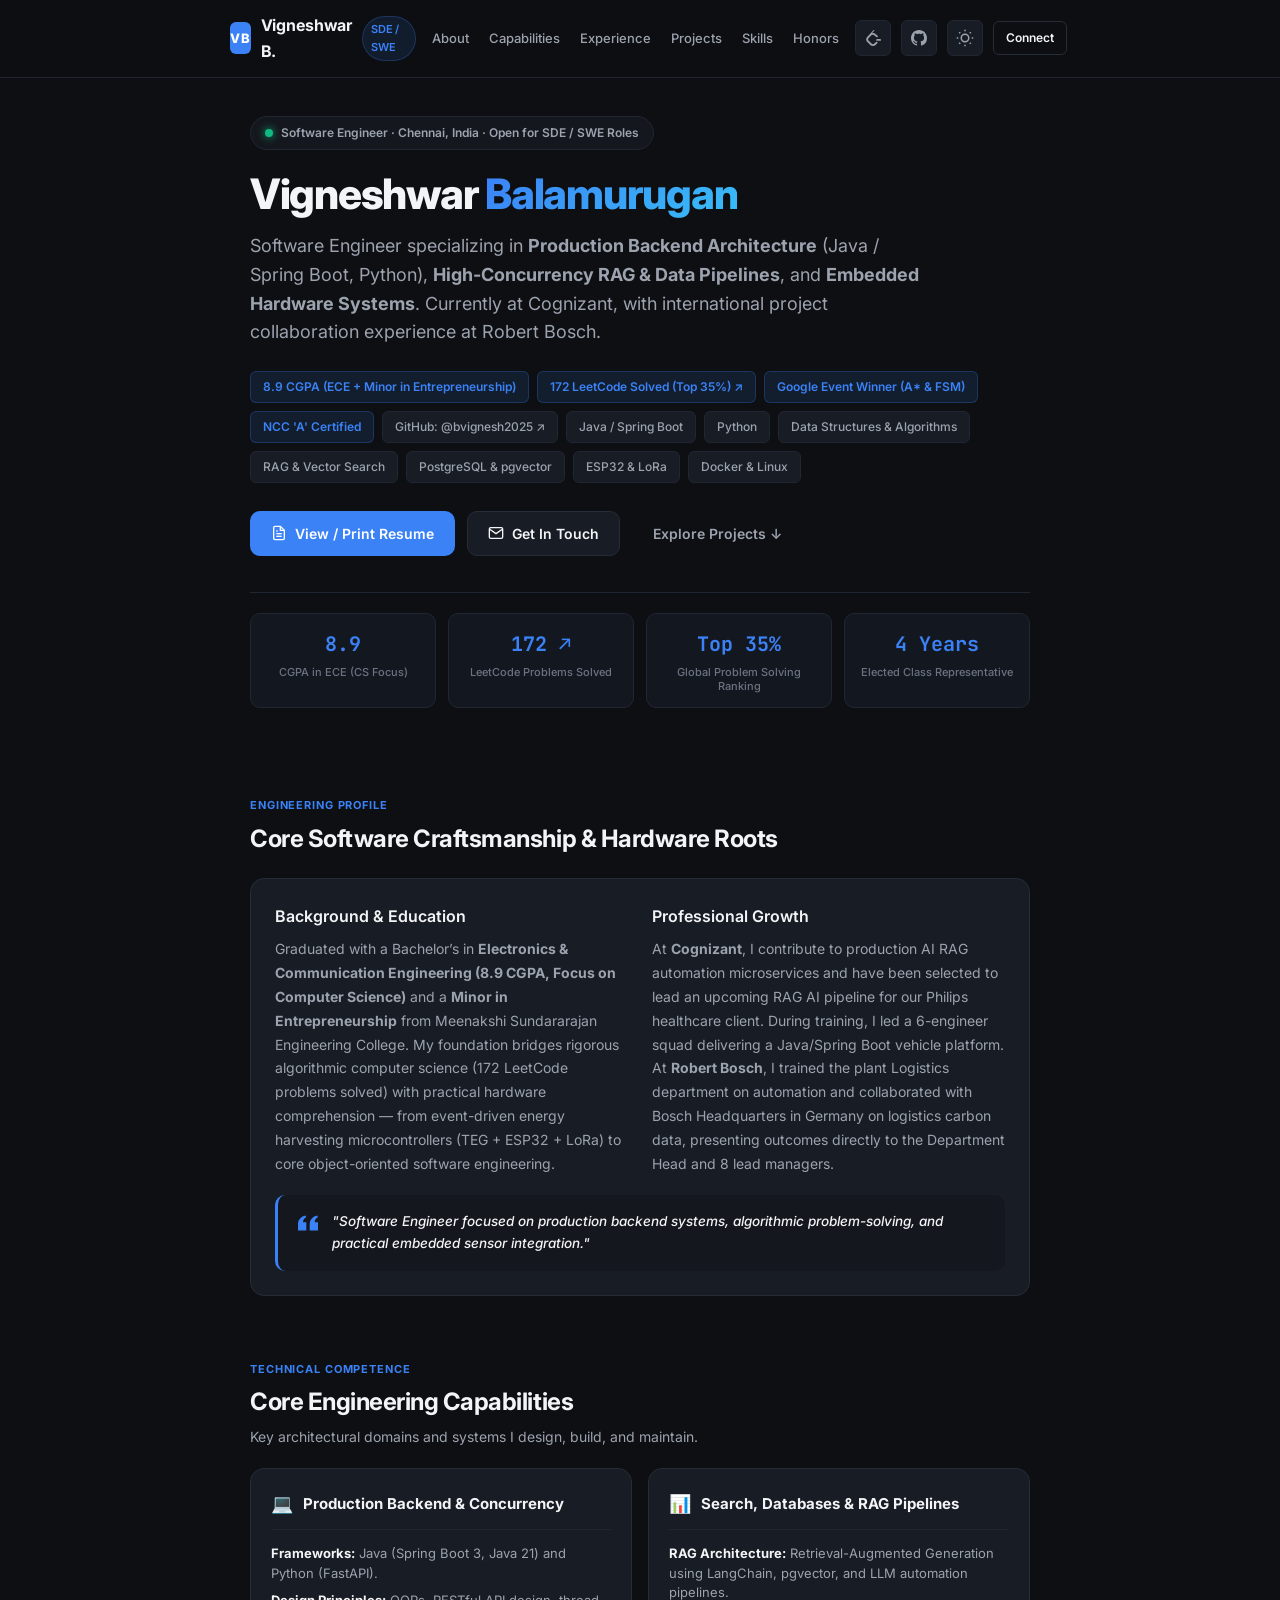
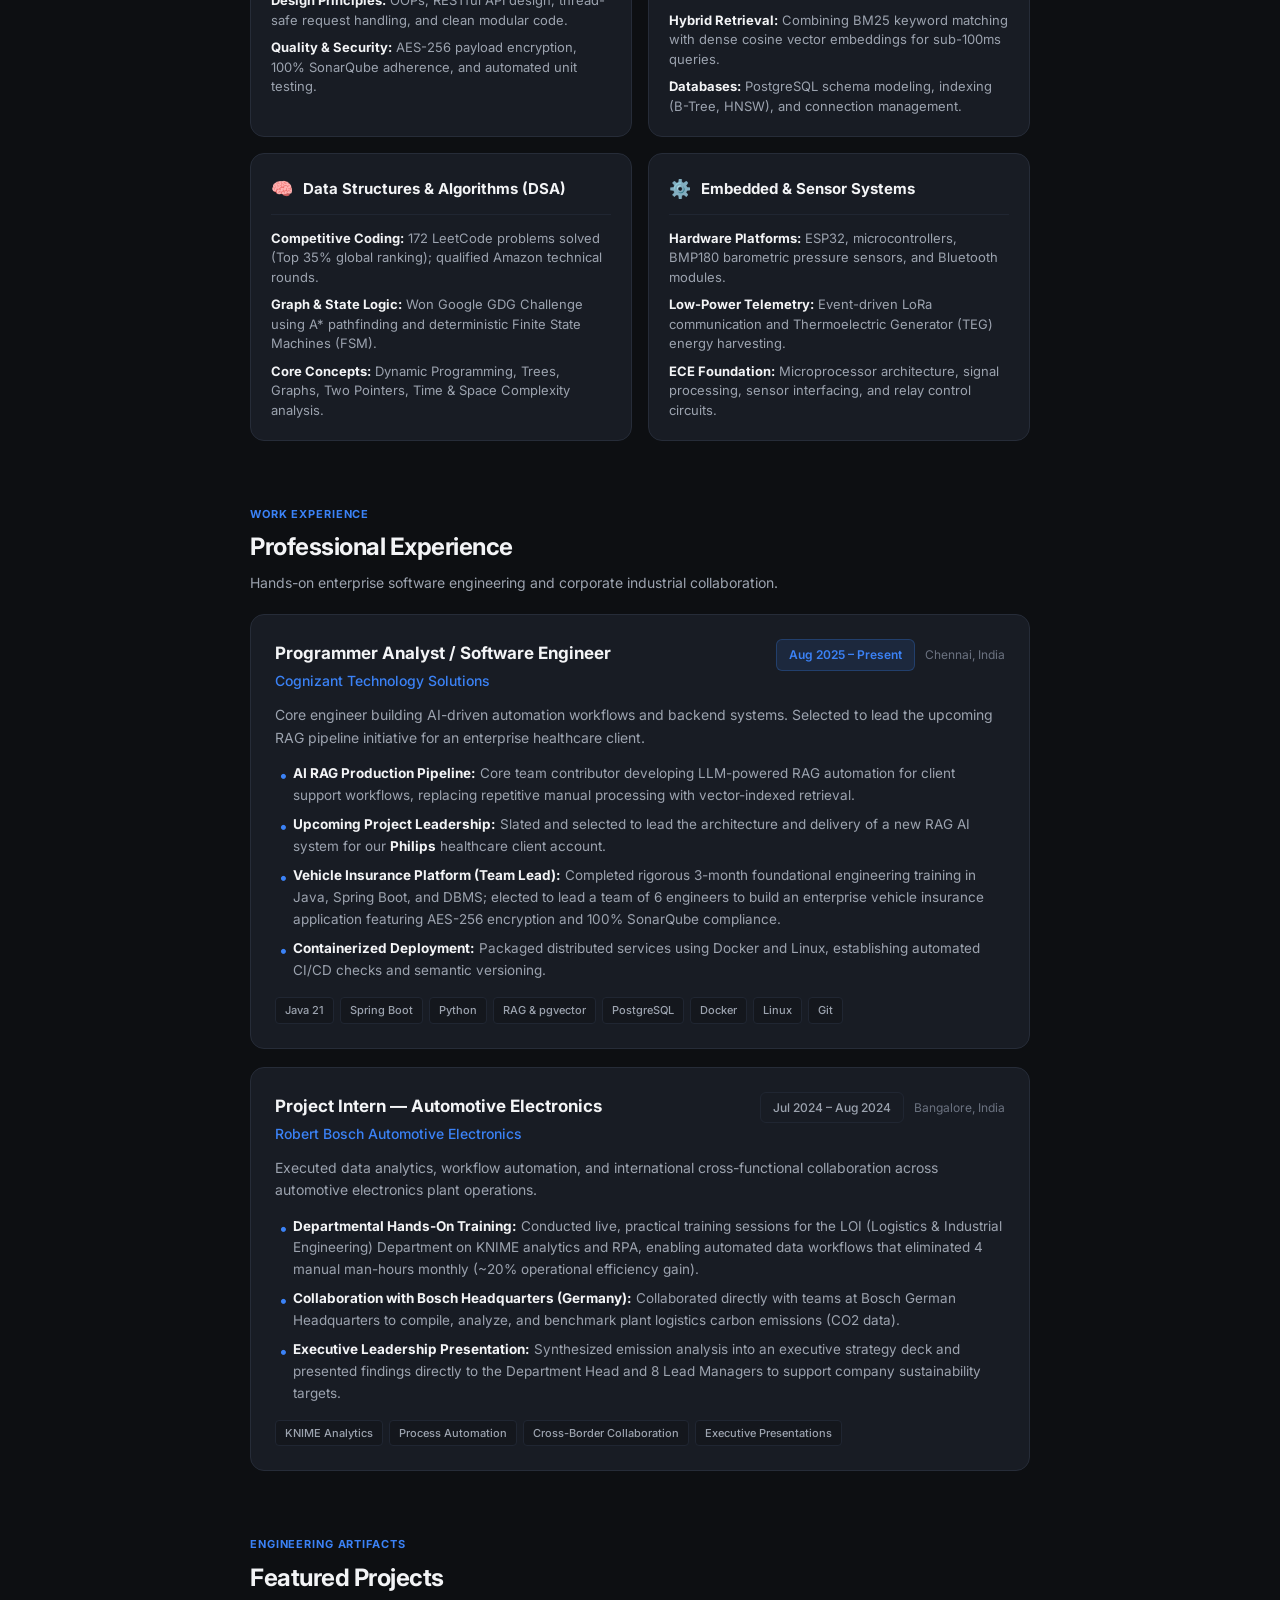
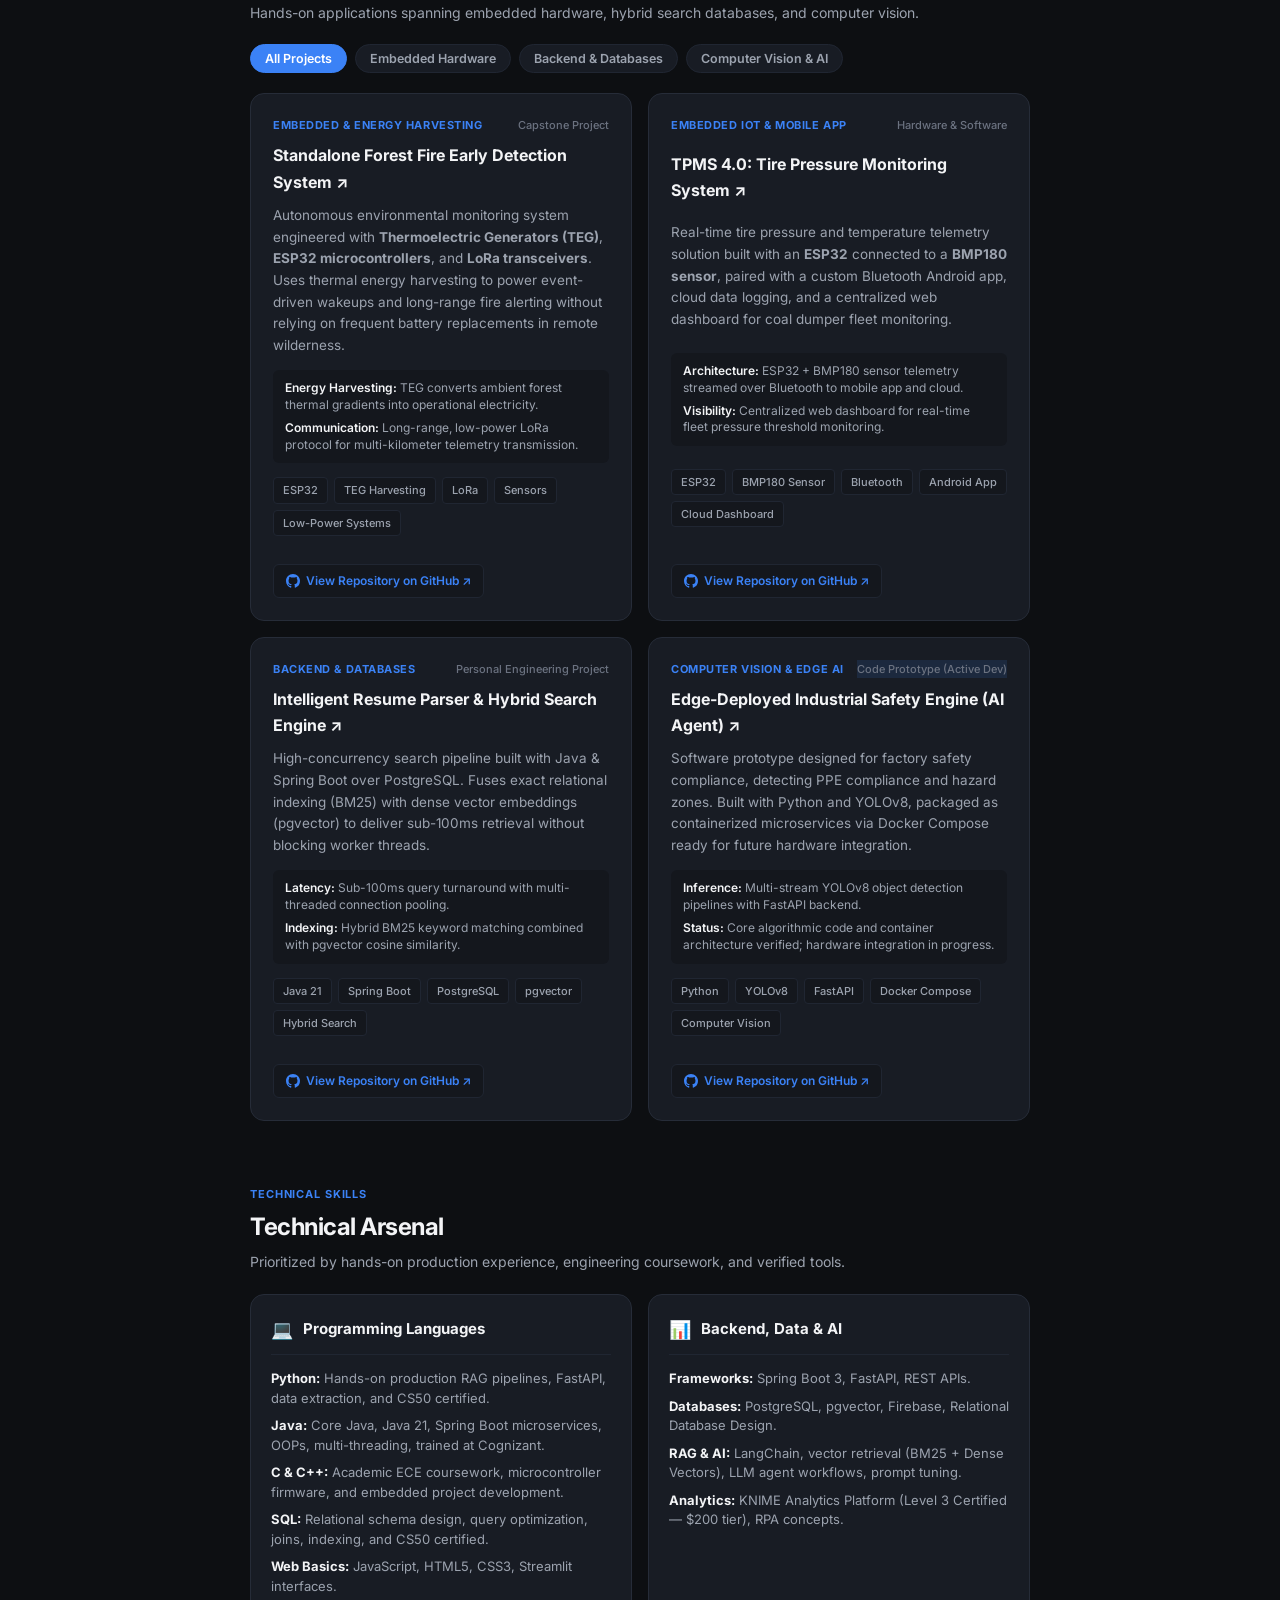
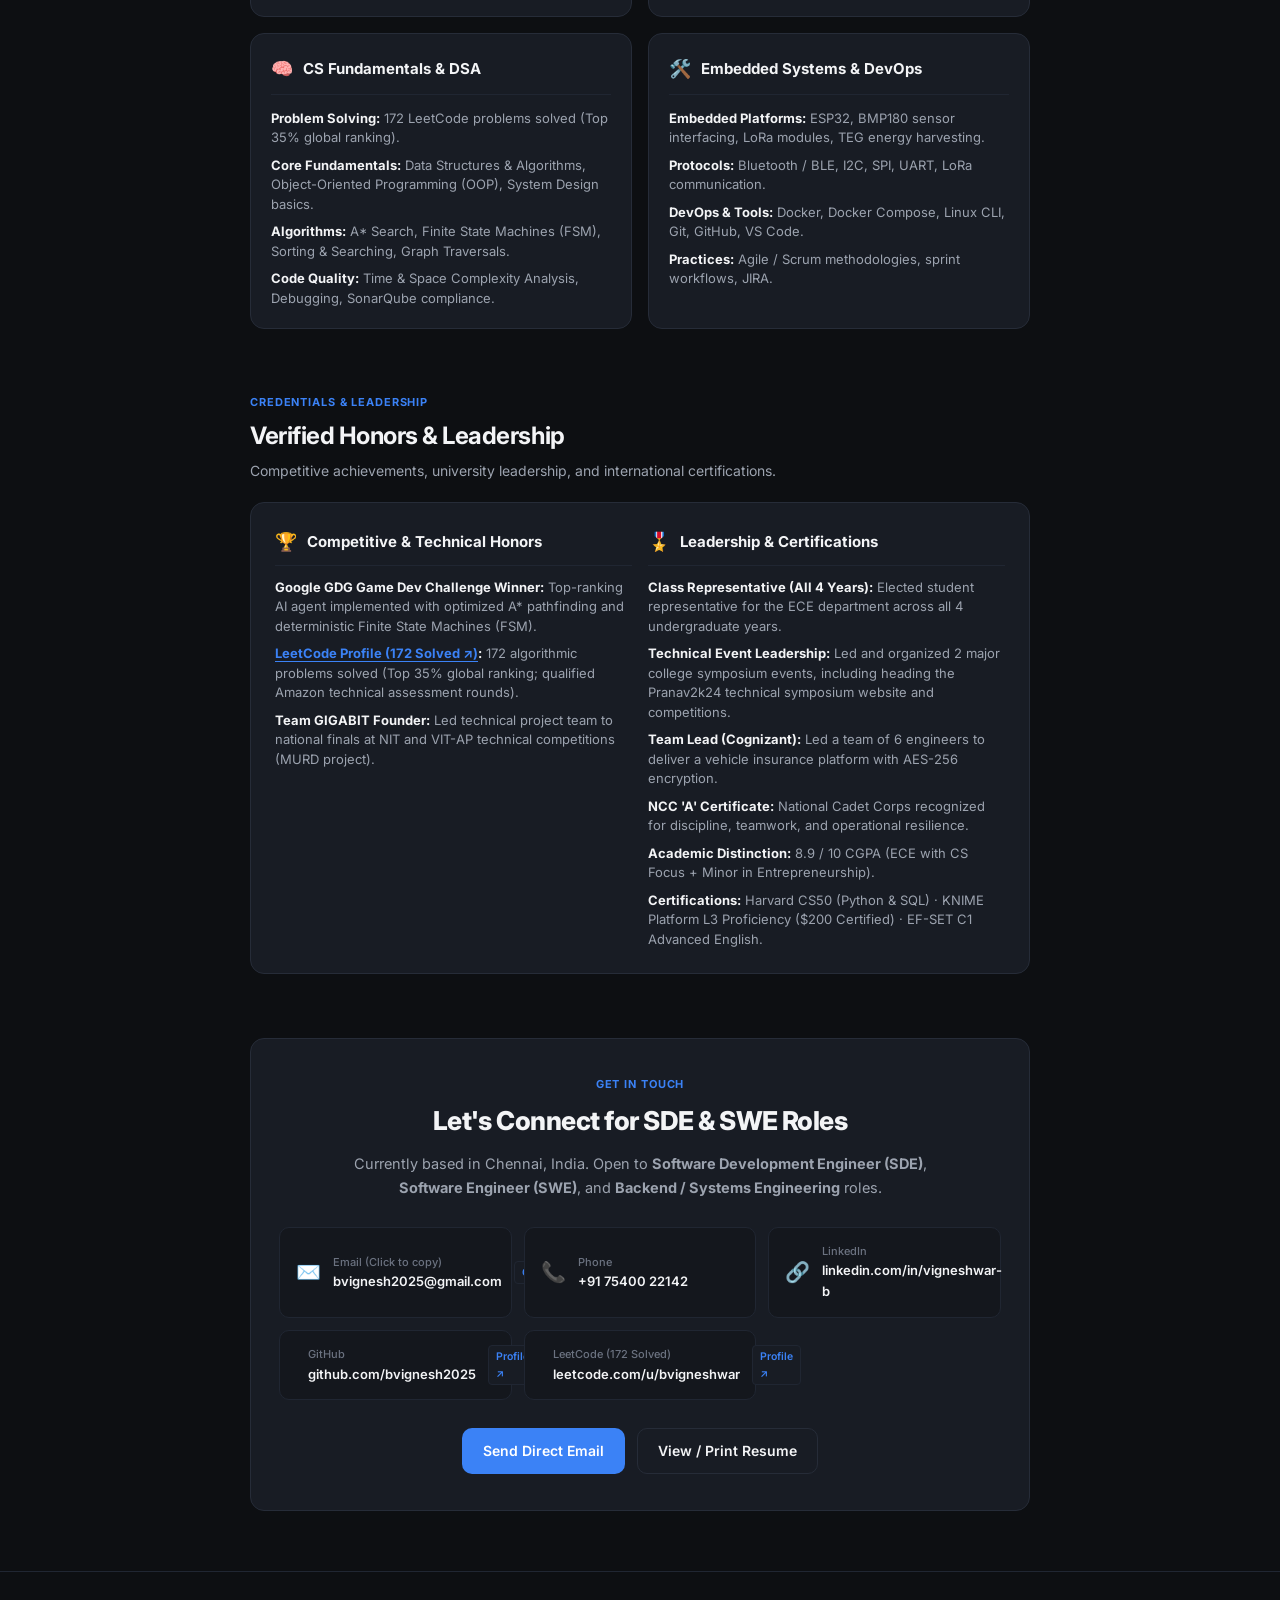
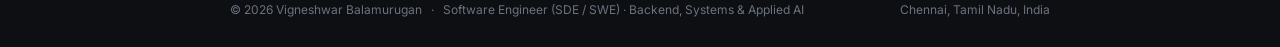
<file: index.html>
<!DOCTYPE html>
<html lang="en" data-theme="dark">
<head>
  <meta charset="UTF-8">
  <meta name="viewport" content="width=device-width, initial-scale=1.0">
  <meta name="description" content="Vigneshwar Balamurugan — Software Engineer specializing in Production Backend (Java / Spring Boot, Python), RAG & Data Pipelines, and Embedded Hardware Systems.">
  <meta name="keywords" content="Vigneshwar Balamurugan, Software Engineer, SDE, SWE, Java, Spring Boot, Python, RAG, PostgreSQL, ESP32, LoRa, Chennai">
  <meta name="author" content="Vigneshwar Balamurugan">
  
  <!-- Open Graph / Social Sharing -->
  <meta property="og:title" content="Vigneshwar Balamurugan | Software Engineer (SDE / SWE)">
  <meta property="og:description" content="Software Engineer specializing in Backend Architecture, High-Concurrency RAG Pipelines, and Embedded Hardware Systems.">
  <meta property="og:type" content="website">
  
  <title>Vigneshwar Balamurugan | Software Engineer (SDE / SWE)</title>
  
  <!-- Favicon (SVG) -->
  <link rel="icon" href="data:image/svg+xml,<svg xmlns='http://www.w3.org/2000/svg' viewBox='0 0 100 100'><text y='.9em' font-size='90'>⚡</text></svg>">
  
  <!-- Google Fonts: Inter & JetBrains Mono -->
  <link rel="preconnect" href="https://fonts.googleapis.com">
  <link rel="preconnect" href="https://fonts.gstatic.com" crossorigin>
  <link href="https://fonts.googleapis.com/css2?family=Inter:wght@300;400;500;600;700;800&family=JetBrains+Mono:wght@400;500;600&display=swap" rel="stylesheet">
  
  <!-- Main Stylesheet -->
  <link rel="stylesheet" href="css/style.css">
</head>
<body>

  <!-- =================================================================
       NAVIGATION HEADER
       ================================================================= -->
  <header class="site-header">
    <div class="nav-container">
      <a href="#hero" class="nav-brand">
        <span class="brand-monogram">VB</span>
        <span class="brand-name">Vigneshwar B.</span>
        <span class="brand-badge">SDE / SWE</span>
      </a>

      <nav class="nav-links" id="navLinks">
        <a href="#about">About</a>
        <a href="#capabilities">Capabilities</a>
        <a href="#experience">Experience</a>
        <a href="#projects">Projects</a>
        <a href="#skills">Skills</a>
        <a href="#honors">Honors</a>
      </nav>

      <div class="nav-actions">
        <!-- LeetCode Nav Link -->
        <a href="https://leetcode.com/u/bvigneshwar/" target="_blank" rel="noopener noreferrer" class="icon-btn" title="LeetCode Profile (172 Solved)">
          <svg viewBox="0 0 24 24" fill="currentColor" style="width:16px;height:16px;"><path d="M13.483 0a1.374 1.374 0 0 0-.961.438L7.116 6.226l-3.854 4.126a5.266 5.266 0 0 0-1.209 2.104 5.35 5.35 0 0 0-.125.513 5.527 5.527 0 0 0 .062 2.362 5.83 5.83 0 0 0 .349 1.017 5.938 5.938 0 0 0 1.271 1.818l4.277 4.193.039.038c2.248 2.165 5.852 2.133 8.063-.074l2.396-2.392c.54-.54.54-1.414.003-1.955a1.378 1.378 0 0 0-1.951-.003l-2.396 2.392a3.021 3.021 0 0 1-4.205.038l-.02-.019-4.276-4.193c-.652-.64-.972-1.469-.948-2.263a2.68 2.68 0 0 1 .066-.523 2.545 2.545 0 0 1 .619-1.164L9.13 8.114c1.058-1.134 3.204-1.27 4.43-.278l3.501 2.831c.593.48 1.461.387 1.94-.207a1.384 1.384 0 0 0-.207-1.943l-3.5-2.831c-.8-.647-1.766-1.045-2.774-1.135a4.773 4.773 0 0 0-2.037.147L14.444.438A1.374 1.374 0 0 0 13.483 0zm4.747 13.497a1.38 1.38 0 0 0-1.38 1.38v.006a1.38 1.38 0 0 0 1.38 1.38h4.39a1.38 1.38 0 0 0 1.38-1.38v-.006a1.38 1.38 0 0 0-1.38-1.38h-4.39z"/></svg>
        </a>

        <!-- GitHub Nav Link -->
        <a href="https://github.com/bvignesh2025" target="_blank" rel="noopener noreferrer" class="icon-btn" title="GitHub Profile">
          <svg viewBox="0 0 24 24" fill="currentColor" style="width:16px;height:16px;"><path d="M12 0C5.37 0 0 5.37 0 12c0 5.31 3.435 9.795 8.205 11.385.6.105.825-.255.825-.57 0-.285-.015-1.23-.015-2.235-3.015.555-3.795-.735-4.035-1.41-.135-.345-.72-1.41-1.23-1.695-.42-.225-1.02-.78-.015-.795.945-.015 1.62.87 1.845 1.23 1.08 1.815 2.805 1.305 3.495.99.105-.78.42-1.305.765-1.605-2.67-.3-5.46-1.335-5.46-5.925 0-1.305.465-2.385 1.23-3.225-.12-.3-.54-1.53.12-3.18 0 0 1.005-.315 3.3 1.23.96-.27 1.98-.405 3-.405s2.04.135 3 .405c2.295-1.56 3.3-1.23 3.3-1.23.66 1.65.24 2.88.12 3.18.765.84 1.23 1.905 1.23 3.225 0 4.605-2.805 5.625-5.475 5.925.435.375.81 1.095.81 2.22 0 1.605-.015 2.895-.015 3.3 0 .315.225.69.825.57A12.02 12.02 0 0 0 24 12c0-6.63-5.37-12-12-12z"/></svg>
        </a>

        <!-- Theme Toggle (Dark/Light) -->
        <button id="themeToggle" class="icon-btn" aria-label="Toggle dark/light mode" title="Toggle Theme">
          <svg class="sun-icon" viewBox="0 0 24 24" fill="none" stroke="currentColor" stroke-width="2">
            <circle cx="12" cy="12" r="5"></circle>
            <line x1="12" y1="1" x2="12" y2="3"></line>
            <line x1="12" y1="21" x2="12" y2="23"></line>
            <line x1="4.22" y1="4.22" x2="5.64" y2="5.64"></line>
            <line x1="18.36" y1="18.36" x2="19.78" y2="19.78"></line>
            <line x1="1" y1="12" x2="3" y2="12"></line>
            <line x1="21" y1="12" x2="23" y2="12"></line>
            <line x1="4.22" y1="19.78" x2="5.64" y2="18.36"></line>
            <line x1="18.36" y1="5.64" x2="19.78" y2="4.22"></line>
          </svg>
          <svg class="moon-icon" viewBox="0 0 24 24" fill="none" stroke="currentColor" stroke-width="2">
            <path d="M21 12.79A9 9 0 1 1 11.21 3 7 7 0 0 0 21 12.79z"></path>
          </svg>
        </button>

        <!-- Quick Contact CTA -->
        <a href="#contact" class="btn btn-sm btn-outline">Connect</a>
      </div>
    </div>
  </header>

  <!-- MAIN WRAPPER -->
  <main class="page-wrapper">
    <div class="content-container">

      <!-- =================================================================
           SECTION 1: HERO & CORE IDENTITY
           ================================================================= -->
      <section id="hero" class="hero-section">
        <!-- Status Pill -->
        <div class="status-pill">
          <span class="status-dot"></span>
          <span>Software Engineer · Chennai, India · Open for SDE / SWE Roles</span>
        </div>

        <h1 class="hero-title">
          Vigneshwar <span class="gradient-text">Balamurugan</span>
        </h1>
        
        <p class="hero-subtitle">
          Software Engineer specializing in <strong>Production Backend Architecture</strong> (Java / Spring Boot, Python), 
          <strong>High-Concurrency RAG & Data Pipelines</strong>, and <strong>Embedded Hardware Systems</strong>. 
          Currently at Cognizant, with international project collaboration experience at Robert Bosch.
        </p>

        <!-- Key Highlights Badges -->
        <div class="badge-group">
          <span class="badge badge-accent">8.9 CGPA (ECE + Minor in Entrepreneurship)</span>
          <a href="https://leetcode.com/u/bvigneshwar/" target="_blank" rel="noopener noreferrer" class="badge badge-accent" style="text-decoration:none;display:inline-flex;align-items:center;gap:4px;">
            <span> 172 LeetCode Solved (Top 35%) ↗</span>
          </a>
          <span class="badge badge-accent">Google Event Winner (A* & FSM)</span>
          <span class="badge badge-accent">NCC 'A' Certified</span>
          <a href="https://github.com/bvignesh2025" target="_blank" rel="noopener noreferrer" class="badge" style="text-decoration:none;display:inline-flex;align-items:center;gap:4px;">
            <span> GitHub: @bvignesh2025 ↗</span>
          </a>
          <span class="badge">Java / Spring Boot</span>
          <span class="badge">Python</span>
          <span class="badge">Data Structures & Algorithms</span>
          <span class="badge">RAG & Vector Search</span>
          <span class="badge">PostgreSQL & pgvector</span>
          <span class="badge">ESP32 & LoRa</span>
          <span class="badge">Docker & Linux</span>
        </div>

        <!-- Call to Actions -->
        <div class="hero-actions">
          <a href="resume.html" target="_blank" class="btn btn-primary" id="resumeDownloadBtn">
            <svg viewBox="0 0 24 24" fill="none" stroke="currentColor" stroke-width="2" class="btn-icon">
              <path d="M14 2H6a2 2 0 0 0-2 2v16a2 2 0 0 0 2 2h12a2 2 0 0 0 2-2V8z"></path>
              <polyline points="14 2 14 8 20 8"></polyline>
              <line x1="16" y1="13" x2="8" y2="13"></line>
              <line x1="16" y1="17" x2="8" y2="17"></line>
              <polyline points="10 9 9 9 8 9"></polyline>
            </svg>
            View / Print Resume
          </a>

          <a href="mailto:bvignesh2025@gmail.com" class="btn btn-secondary">
            <svg viewBox="0 0 24 24" fill="none" stroke="currentColor" stroke-width="2" class="btn-icon">
              <path d="M4 4h16c1.1 0 2 .9 2 2v12c0 1.1-.9 2-2 2H4c-1.1 0-2-.9-2-2V6c0-1.1.9-2 2-2z"></path>
              <polyline points="22,6 12,13 2,6"></polyline>
            </svg>
            Get In Touch
          </a>

          <a href="#projects" class="btn btn-ghost">
            Explore Projects ↓
          </a>
        </div>

        <!-- Quick Stats Strip -->
        <div class="stats-strip">
          <div class="stat-card">
            <div class="stat-number">8.9</div>
            <div class="stat-label">CGPA in ECE (CS Focus)</div>
          </div>
          <a href="https://leetcode.com/u/bvigneshwar/" target="_blank" rel="noopener noreferrer" class="stat-card" style="text-decoration:none;display:block;" title="View LeetCode Profile">
            <div class="stat-number" style="color:var(--accent-primary);">172 ↗</div>
            <div class="stat-label">LeetCode Problems Solved</div>
          </a>
          <div class="stat-card">
            <div class="stat-number">Top 35%</div>
            <div class="stat-label">Global Problem Solving Ranking</div>
          </div>
          <div class="stat-card">
            <div class="stat-number">4 Years</div>
            <div class="stat-label">Elected Class Representative</div>
          </div>
        </div>
      </section>


      <!-- =================================================================
           SECTION 2: ABOUT / ENGINEERING PROFILE
           ================================================================= -->
      <section id="about" class="content-section">
        <div class="section-header">
          <div class="section-eyebrow">Engineering Profile</div>
          <h2 class="section-heading">Core Software Craftsmanship & Hardware Roots</h2>
        </div>

        <div class="card narrative-card">
          <div class="narrative-grid">
            <div class="narrative-col">
              <h3 class="narrative-subtitle">Background & Education</h3>
              <p>
                Graduated with a Bachelor’s in <strong>Electronics & Communication Engineering (8.9 CGPA, Focus on Computer Science)</strong> 
                and a <strong>Minor in Entrepreneurship</strong> from Meenakshi Sundararajan Engineering College. My foundation bridges 
                rigorous algorithmic computer science (172 LeetCode problems solved) with practical hardware comprehension — from event-driven 
                energy harvesting microcontrollers (TEG + ESP32 + LoRa) to core object-oriented software engineering.
              </p>
            </div>
            <div class="narrative-col">
              <h3 class="narrative-subtitle">Professional Growth</h3>
              <p>
                At <strong>Cognizant</strong>, I contribute to production AI RAG automation microservices and have been selected to lead an upcoming 
                RAG AI pipeline for our Philips healthcare client. During training, I led a 6-engineer squad delivering a Java/Spring Boot vehicle platform. 
                At <strong>Robert Bosch</strong>, I trained the plant Logistics department on automation and collaborated with Bosch Headquarters in Germany 
                on logistics carbon data, presenting outcomes directly to the Department Head and 8 lead managers.
              </p>
            </div>
          </div>

          <div class="quote-banner">
            <svg class="quote-icon" viewBox="0 0 24 24" fill="currentColor"><path d="M14.017 21v-7.391c0-5.704 3.731-9.57 8.983-10.609l.995 2.151c-2.432.917-3.995 3.638-3.995 5.849h4v10h-9.983zm-14.017 0v-7.391c0-5.704 3.748-9.57 9-10.609l.996 2.151c-2.433.917-3.996 3.638-3.996 5.849h3.983v10h-8.983z"/></svg>
            <p>
              "Software Engineer focused on production backend systems, algorithmic problem-solving, 
              and practical embedded sensor integration."
            </p>
          </div>
        </div>
      </section>


      <!-- =================================================================
           SECTION 3: ENGINEERING CAPABILITIES
           ================================================================= -->
      <section id="capabilities" class="content-section">
        <div class="section-header">
          <div class="section-eyebrow">Technical Competence</div>
          <h2 class="section-heading">Core Engineering Capabilities</h2>
          <p class="section-desc">Key architectural domains and systems I design, build, and maintain.</p>
        </div>

        <div class="skills-grid">
          
          <!-- Capability 1: Backend & Concurrency -->
          <div class="card skill-category-card">
            <div class="skill-cat-header">
              <span class="skill-cat-icon">💻</span>
              <h3>Production Backend & Concurrency</h3>
            </div>
            <ul class="skill-list">
              <li><strong>Frameworks:</strong> Java (Spring Boot 3, Java 21) and Python (FastAPI).</li>
              <li><strong>Design Principles:</strong> OOPs, RESTful API design, thread-safe request handling, and clean modular code.</li>
              <li><strong>Quality & Security:</strong> AES-256 payload encryption, 100% SonarQube adherence, and automated unit testing.</li>
            </ul>
          </div>

          <!-- Capability 2: Search, Data & RAG -->
          <div class="card skill-category-card">
            <div class="skill-cat-header">
              <span class="skill-cat-icon">📊</span>
              <h3>Search, Databases & RAG Pipelines</h3>
            </div>
            <ul class="skill-list">
              <li><strong>RAG Architecture:</strong> Retrieval-Augmented Generation using LangChain, pgvector, and LLM automation pipelines.</li>
              <li><strong>Hybrid Retrieval:</strong> Combining BM25 keyword matching with dense cosine vector embeddings for sub-100ms queries.</li>
              <li><strong>Databases:</strong> PostgreSQL schema modeling, indexing (B-Tree, HNSW), and connection management.</li>
            </ul>
          </div>

          <!-- Capability 3: Algorithms & Problem Solving -->
          <div class="card skill-category-card">
            <div class="skill-cat-header">
              <span class="skill-cat-icon">🧠</span>
              <h3>Data Structures & Algorithms (DSA)</h3>
            </div>
            <ul class="skill-list">
              <li><strong>Competitive Coding:</strong> 172 LeetCode problems solved (Top 35% global ranking); qualified Amazon technical rounds.</li>
              <li><strong>Graph & State Logic:</strong> Won Google GDG Challenge using A* pathfinding and deterministic Finite State Machines (FSM).</li>
              <li><strong>Core Concepts:</strong> Dynamic Programming, Trees, Graphs, Two Pointers, Time & Space Complexity analysis.</li>
            </ul>
          </div>

          <!-- Capability 4: Embedded & Sensor Systems -->
          <div class="card skill-category-card">
            <div class="skill-cat-header">
              <span class="skill-cat-icon">⚙️</span>
              <h3>Embedded & Sensor Systems</h3>
            </div>
            <ul class="skill-list">
              <li><strong>Hardware Platforms:</strong> ESP32, microcontrollers, BMP180 barometric pressure sensors, and Bluetooth modules.</li>
              <li><strong>Low-Power Telemetry:</strong> Event-driven LoRa communication and Thermoelectric Generator (TEG) energy harvesting.</li>
              <li><strong>ECE Foundation:</strong> Microprocessor architecture, signal processing, sensor interfacing, and relay control circuits.</li>
            </ul>
          </div>

        </div>
      </section>


      <!-- =================================================================
           SECTION 4: PROFESSIONAL EXPERIENCE
           ================================================================= -->
      <section id="experience" class="content-section">
        <div class="section-header">
          <div class="section-eyebrow">Work Experience</div>
          <h2 class="section-heading">Professional Experience</h2>
          <p class="section-desc">Hands-on enterprise software engineering and corporate industrial collaboration.</p>
        </div>

        <div class="timeline-container">

          <!-- Experience 1: Cognizant -->
          <div class="timeline-card card">
            <div class="timeline-header">
              <div>
                <h3 class="role-title">Programmer Analyst / Software Engineer</h3>
                <div class="company-name">Cognizant Technology Solutions</div>
              </div>
              <div class="time-location">
                <span class="badge badge-accent">Aug 2025 – Present</span>
                <span class="location-text">Chennai, India</span>
              </div>
            </div>
            
            <p class="role-summary">
              Core engineer building AI-driven automation workflows and backend systems. Selected to lead the upcoming RAG pipeline initiative for an enterprise healthcare client.
            </p>

            <ul class="role-bullets">
              <li>
                <strong>AI RAG Production Pipeline:</strong> Core team contributor developing LLM-powered RAG automation for client support workflows, replacing repetitive manual processing with vector-indexed retrieval.
              </li>
              <li>
                <strong>Upcoming Project Leadership:</strong> Slated and selected to lead the architecture and delivery of a new RAG AI system for our <strong>Philips</strong> healthcare client account.
              </li>
              <li>
                <strong>Vehicle Insurance Platform (Team Lead):</strong> Completed rigorous 3-month foundational engineering training in Java, Spring Boot, and DBMS; elected to lead a team of 6 engineers to build an enterprise vehicle insurance application featuring AES-256 encryption and 100% SonarQube compliance.
              </li>
              <li>
                <strong>Containerized Deployment:</strong> Packaged distributed services using Docker and Linux, establishing automated CI/CD checks and semantic versioning.
              </li>
            </ul>

            <div class="tech-pill-group">
              <span class="tech-pill">Java 21</span>
              <span class="tech-pill">Spring Boot</span>
              <span class="tech-pill">Python</span>
              <span class="tech-pill">RAG & pgvector</span>
              <span class="tech-pill">PostgreSQL</span>
              <span class="tech-pill">Docker</span>
              <span class="tech-pill">Linux</span>
              <span class="tech-pill">Git</span>
            </div>
          </div>

          <!-- Experience 2: Robert Bosch -->
          <div class="timeline-card card">
            <div class="timeline-header">
              <div>
                <h3 class="role-title">Project Intern — Automotive Electronics</h3>
                <div class="company-name">Robert Bosch Automotive Electronics</div>
              </div>
              <div class="time-location">
                <span class="badge">Jul 2024 – Aug 2024</span>
                <span class="location-text">Bangalore, India</span>
              </div>
            </div>
            
            <p class="role-summary">
              Executed data analytics, workflow automation, and international cross-functional collaboration across automotive electronics plant operations.
            </p>

            <ul class="role-bullets">
              <li>
                <strong>Departmental Hands-On Training:</strong> Conducted live, practical training sessions for the LOI (Logistics & Industrial Engineering) Department on KNIME analytics and RPA, enabling automated data workflows that eliminated 4 manual man-hours monthly (~20% operational efficiency gain).
              </li>
              <li>
                <strong>Collaboration with Bosch Headquarters (Germany):</strong> Collaborated directly with teams at Bosch German Headquarters to compile, analyze, and benchmark plant logistics carbon emissions (CO2 data).
              </li>
              <li>
                <strong>Executive Leadership Presentation:</strong> Synthesized emission analysis into an executive strategy deck and presented findings directly to the Department Head and 8 Lead Managers to support company sustainability targets.
              </li>
            </ul>

            <div class="tech-pill-group">
              <span class="tech-pill">KNIME Analytics</span>
              <span class="tech-pill">Process Automation</span>
              <span class="tech-pill">Cross-Border Collaboration</span>
              <span class="tech-pill">Executive Presentations</span>
            </div>
          </div>

        </div>
      </section>


      <!-- =================================================================
           SECTION 5: FEATURED PROJECTS
           ================================================================= -->
      <section id="projects" class="content-section">
        <div class="section-header">
          <div class="section-eyebrow">Engineering Artifacts</div>
          <h2 class="section-heading">Featured Projects</h2>
          <p class="section-desc">Hands-on applications spanning embedded hardware, hybrid search databases, and computer vision.</p>
        </div>

        <!-- Filter Controls -->
        <div class="filter-bar">
          <button class="filter-btn active" data-filter="all">All Projects</button>
          <button class="filter-btn" data-filter="embedded">Embedded Hardware</button>
          <button class="filter-btn" data-filter="systems">Backend & Databases</button>
          <button class="filter-btn" data-filter="ai">Computer Vision & AI</button>
        </div>

        <div class="projects-grid" id="projectsGrid">

          <!-- Project 1: Forest Fire Early Detection System -->
          <div class="project-card card" data-category="embedded" data-url="https://github.com/bvignesh2025/Forest-Fire-Standalone-Instant-Detection-System-FFDSS-">
            <div class="project-top">
              <div class="project-category">Embedded & Energy Harvesting</div>
              <div class="project-status">Capstone Project</div>
            </div>
            <h3 class="project-title">
              <a href="https://github.com/bvignesh2025/Forest-Fire-Standalone-Instant-Detection-System-FFDSS-" target="_blank" rel="noopener noreferrer" class="project-title-link">
                Standalone Forest Fire Early Detection System ↗
              </a>
            </h3>
            <p class="project-description">
              Autonomous environmental monitoring system engineered with <strong>Thermoelectric Generators (TEG)</strong>, 
              <strong>ESP32 microcontrollers</strong>, and <strong>LoRa transceivers</strong>. Uses thermal energy harvesting 
              to power event-driven wakeups and long-range fire alerting without relying on frequent battery replacements in remote wilderness.
            </p>
            <div class="project-highlights">
              <div class="highlight-item">
                <span class="highlight-key">Energy Harvesting:</span> TEG converts ambient forest thermal gradients into operational electricity.
              </div>
              <div class="highlight-item">
                <span class="highlight-key">Communication:</span> Long-range, low-power LoRa protocol for multi-kilometer telemetry transmission.
              </div>
            </div>
            <div class="tech-pill-group" style="margin-bottom: 14px;">
              <span class="tech-pill">ESP32</span>
              <span class="tech-pill">TEG Harvesting</span>
              <span class="tech-pill">LoRa</span>
              <span class="tech-pill">Sensors</span>
              <span class="tech-pill">Low-Power Systems</span>
            </div>
            <div class="project-action-row">
              <a href="https://github.com/bvignesh2025/Forest-Fire-Standalone-Instant-Detection-System-FFDSS-" target="_blank" rel="noopener noreferrer" class="project-code-link">
                <svg viewBox="0 0 24 24" fill="currentColor" style="width:14px;height:14px;"><path d="M12 0C5.37 0 0 5.37 0 12c0 5.31 3.435 9.795 8.205 11.385.6.105.825-.255.825-.57 0-.285-.015-1.23-.015-2.235-3.015.555-3.795-.735-4.035-1.41-.135-.345-.72-1.41-1.23-1.695-.42-.225-1.02-.78-.015-.795.945-.015 1.62.87 1.845 1.23 1.08 1.815 2.805 1.305 3.495.99.105-.78.42-1.305.765-1.605-2.67-.3-5.46-1.335-5.46-5.925 0-1.305.465-2.385 1.23-3.225-.12-.3-.54-1.53.12-3.18 0 0 1.005-.315 3.3 1.23.96-.27 1.98-.405 3-.405s2.04.135 3 .405c2.295-1.56 3.3-1.23 3.3-1.23.66 1.65.24 2.88.12 3.18.765.84 1.23 1.905 1.23 3.225 0 4.605-2.805 5.625-5.475 5.925.435.375.81 1.095.81 2.22 0 1.605-.015 2.895-.015 3.3 0 .315.225.69.825.57A12.02 12.02 0 0 0 24 12c0-6.63-5.37-12-12-12z"/></svg>
                View Repository on GitHub ↗
              </a>
            </div>
          </div>

          <!-- Project 2: TPMS 4.0 -->
          <div class="project-card card" data-category="embedded" data-url="https://github.com/bvignesh2025/TPMS-4.0">
            <div class="project-top">
              <div class="project-category">Embedded IoT & Mobile App</div>
              <div class="project-status">Hardware & Software</div>
            </div>
            <h3 class="project-title">
              <a href="https://github.com/bvignesh2025/TPMS-4.0" target="_blank" rel="noopener noreferrer" class="project-title-link">
                TPMS 4.0: Tire Pressure Monitoring System ↗
              </a>
            </h3>
            <p class="project-description">
              Real-time tire pressure and temperature telemetry solution built with an <strong>ESP32</strong> connected to a 
              <strong>BMP180 sensor</strong>, paired with a custom Bluetooth Android app, cloud data logging, and a centralized web dashboard 
              for coal dumper fleet monitoring.
            </p>
            <div class="project-highlights">
              <div class="highlight-item">
                <span class="highlight-key">Architecture:</span> ESP32 + BMP180 sensor telemetry streamed over Bluetooth to mobile app and cloud.
              </div>
              <div class="highlight-item">
                <span class="highlight-key">Visibility:</span> Centralized web dashboard for real-time fleet pressure threshold monitoring.
              </div>
            </div>
            <div class="tech-pill-group" style="margin-bottom: 14px;">
              <span class="tech-pill">ESP32</span>
              <span class="tech-pill">BMP180 Sensor</span>
              <span class="tech-pill">Bluetooth</span>
              <span class="tech-pill">Android App</span>
              <span class="tech-pill">Cloud Dashboard</span>
            </div>
            <div class="project-action-row">
              <a href="https://github.com/bvignesh2025/TPMS-4.0" target="_blank" rel="noopener noreferrer" class="project-code-link">
                <svg viewBox="0 0 24 24" fill="currentColor" style="width:14px;height:14px;"><path d="M12 0C5.37 0 0 5.37 0 12c0 5.31 3.435 9.795 8.205 11.385.6.105.825-.255.825-.57 0-.285-.015-1.23-.015-2.235-3.015.555-3.795-.735-4.035-1.41-.135-.345-.72-1.41-1.23-1.695-.42-.225-1.02-.78-.015-.795.945-.015 1.62.87 1.845 1.23 1.08 1.815 2.805 1.305 3.495.99.105-.78.42-1.305.765-1.605-2.67-.3-5.46-1.335-5.46-5.925 0-1.305.465-2.385 1.23-3.225-.12-.3-.54-1.53.12-3.18 0 0 1.005-.315 3.3 1.23.96-.27 1.98-.405 3-.405s2.04.135 3 .405c2.295-1.56 3.3-1.23 3.3-1.23.66 1.65.24 2.88.12 3.18.765.84 1.23 1.905 1.23 3.225 0 4.605-2.805 5.625-5.475 5.925.435.375.81 1.095.81 2.22 0 1.605-.015 2.895-.015 3.3 0 .315.225.69.825.57A12.02 12.02 0 0 0 24 12c0-6.63-5.37-12-12-12z"/></svg>
                View Repository on GitHub ↗
              </a>
            </div>
          </div>

          <!-- Project 3: Concurrent Hybrid Database Search Engine -->
          <div class="project-card card" data-category="systems" data-url="https://github.com/bvignesh2025/Intelligent-Resume-Parser-RAG">
            <div class="project-top">
              <div class="project-category">Backend & Databases</div>
              <div class="project-status">Personal Engineering Project</div>
            </div>
            <h3 class="project-title">
              <a href="https://github.com/bvignesh2025/Intelligent-Resume-Parser-RAG" target="_blank" rel="noopener noreferrer" class="project-title-link">
                Intelligent Resume Parser & Hybrid Search Engine ↗
              </a>
            </h3>
            <p class="project-description">
              High-concurrency search pipeline built with Java & Spring Boot over PostgreSQL. Fuses exact relational indexing (BM25) 
              with dense vector embeddings (pgvector) to deliver sub-100ms retrieval without blocking worker threads.
            </p>
            <div class="project-highlights">
              <div class="highlight-item">
                <span class="highlight-key">Latency:</span> Sub-100ms query turnaround with multi-threaded connection pooling.
              </div>
              <div class="highlight-item">
                <span class="highlight-key">Indexing:</span> Hybrid BM25 keyword matching combined with pgvector cosine similarity.
              </div>
            </div>
            <div class="tech-pill-group" style="margin-bottom: 14px;">
              <span class="tech-pill">Java 21</span>
              <span class="tech-pill">Spring Boot</span>
              <span class="tech-pill">PostgreSQL</span>
              <span class="tech-pill">pgvector</span>
              <span class="tech-pill">Hybrid Search</span>
            </div>
            <div class="project-action-row">
              <a href="https://github.com/bvignesh2025/Intelligent-Resume-Parser-RAG" target="_blank" rel="noopener noreferrer" class="project-code-link">
                <svg viewBox="0 0 24 24" fill="currentColor" style="width:14px;height:14px;"><path d="M12 0C5.37 0 0 5.37 0 12c0 5.31 3.435 9.795 8.205 11.385.6.105.825-.255.825-.57 0-.285-.015-1.23-.015-2.235-3.015.555-3.795-.735-4.035-1.41-.135-.345-.72-1.41-1.23-1.695-.42-.225-1.02-.78-.015-.795.945-.015 1.62.87 1.845 1.23 1.08 1.815 2.805 1.305 3.495.99.105-.78.42-1.305.765-1.605-2.67-.3-5.46-1.335-5.46-5.925 0-1.305.465-2.385 1.23-3.225-.12-.3-.54-1.53.12-3.18 0 0 1.005-.315 3.3 1.23.96-.27 1.98-.405 3-.405s2.04.135 3 .405c2.295-1.56 3.3-1.23 3.3-1.23.66 1.65.24 2.88.12 3.18.765.84 1.23 1.905 1.23 3.225 0 4.605-2.805 5.625-5.475 5.925.435.375.81 1.095.81 2.22 0 1.605-.015 2.895-.015 3.3 0 .315.225.69.825.57A12.02 12.02 0 0 0 24 12c0-6.63-5.37-12-12-12z"/></svg>
                View Repository on GitHub ↗
              </a>
            </div>
          </div>

          <!-- Project 4: Edge-Deployed Industrial Safety Engine -->
          <div class="project-card card" data-category="ai" data-url="https://github.com/bvignesh2025/Industrial_Ai_Agent">
            <div class="project-top">
              <div class="project-category">Computer Vision & Edge AI</div>
              <div class="project-status badge-accent">Code Prototype (Active Dev)</div>
            </div>
            <h3 class="project-title">
              <a href="https://github.com/bvignesh2025/Industrial_Ai_Agent" target="_blank" rel="noopener noreferrer" class="project-title-link">
                Edge-Deployed Industrial Safety Engine (AI Agent) ↗
              </a>
            </h3>
            <p class="project-description">
              Software prototype designed for factory safety compliance, detecting PPE compliance and hazard zones. 
              Built with Python and YOLOv8, packaged as containerized microservices via Docker Compose ready for future hardware integration.
            </p>
            <div class="project-highlights">
              <div class="highlight-item">
                <span class="highlight-key">Inference:</span> Multi-stream YOLOv8 object detection pipelines with FastAPI backend.
              </div>
              <div class="highlight-item">
                <span class="highlight-key">Status:</span> Core algorithmic code and container architecture verified; hardware integration in progress.
              </div>
            </div>
            <div class="tech-pill-group" style="margin-bottom: 14px;">
              <span class="tech-pill">Python</span>
              <span class="tech-pill">YOLOv8</span>
              <span class="tech-pill">FastAPI</span>
              <span class="tech-pill">Docker Compose</span>
              <span class="tech-pill">Computer Vision</span>
            </div>
            <div class="project-action-row">
              <a href="https://github.com/bvignesh2025/Industrial_Ai_Agent" target="_blank" rel="noopener noreferrer" class="project-code-link">
                <svg viewBox="0 0 24 24" fill="currentColor" style="width:14px;height:14px;"><path d="M12 0C5.37 0 0 5.37 0 12c0 5.31 3.435 9.795 8.205 11.385.6.105.825-.255.825-.57 0-.285-.015-1.23-.015-2.235-3.015.555-3.795-.735-4.035-1.41-.135-.345-.72-1.41-1.23-1.695-.42-.225-1.02-.78-.015-.795.945-.015 1.62.87 1.845 1.23 1.08 1.815 2.805 1.305 3.495.99.105-.78.42-1.305.765-1.605-2.67-.3-5.46-1.335-5.46-5.925 0-1.305.465-2.385 1.23-3.225-.12-.3-.54-1.53.12-3.18 0 0 1.005-.315 3.3 1.23.96-.27 1.98-.405 3-.405s2.04.135 3 .405c2.295-1.56 3.3-1.23 3.3-1.23.66 1.65.24 2.88.12 3.18.765.84 1.23 1.905 1.23 3.225 0 4.605-2.805 5.625-5.475 5.925.435.375.81 1.095.81 2.22 0 1.605-.015 2.895-.015 3.3 0 .315.225.69.825.57A12.02 12.02 0 0 0 24 12c0-6.63-5.37-12-12-12z"/></svg>
                View Repository on GitHub ↗
              </a>
            </div>
          </div>

        </div>
      </section>


      <!-- =================================================================
           SECTION 6: TECHNICAL ARSENAL / SKILLS
           (Strictly prioritized by hands-on experience first)
           ================================================================= -->
      <section id="skills" class="content-section">
        <div class="section-header">
          <div class="section-eyebrow">Technical Skills</div>
          <h2 class="section-heading">Technical Arsenal</h2>
          <p class="section-desc">Prioritized by hands-on production experience, engineering coursework, and verified tools.</p>
        </div>

        <div class="skills-grid">
          
          <!-- Skill 1: Core Programming -->
          <div class="card skill-category-card">
            <div class="skill-cat-header">
              <span class="skill-cat-icon">💻</span>
              <h3>Programming Languages</h3>
            </div>
            <ul class="skill-list">
              <li><strong>Python:</strong> Hands-on production RAG pipelines, FastAPI, data extraction, and CS50 certified.</li>
              <li><strong>Java:</strong> Core Java, Java 21, Spring Boot microservices, OOPs, multi-threading, trained at Cognizant.</li>
              <li><strong>C & C++:</strong> Academic ECE coursework, microcontroller firmware, and embedded project development.</li>
              <li><strong>SQL:</strong> Relational schema design, query optimization, joins, indexing, and CS50 certified.</li>
              <li><strong>Web Basics:</strong> JavaScript, HTML5, CSS3, Streamlit interfaces.</li>
            </ul>
          </div>

          <!-- Skill 2: Backend, Databases & RAG -->
          <div class="card skill-category-card">
            <div class="skill-cat-header">
              <span class="skill-cat-icon">📊</span>
              <h3>Backend, Data & AI</h3>
            </div>
            <ul class="skill-list">
              <li><strong>Frameworks:</strong> Spring Boot 3, FastAPI, REST APIs.</li>
              <li><strong>Databases:</strong> PostgreSQL, pgvector, Firebase, Relational Database Design.</li>
              <li><strong>RAG & AI:</strong> LangChain, vector retrieval (BM25 + Dense Vectors), LLM agent workflows, prompt tuning.</li>
              <li><strong>Analytics:</strong> KNIME Analytics Platform (Level 3 Certified — $200 tier), RPA concepts.</li>
            </ul>
          </div>

          <!-- Skill 3: Computer Science & DSA -->
          <div class="card skill-category-card">
            <div class="skill-cat-header">
              <span class="skill-cat-icon">🧠</span>
              <h3>CS Fundamentals & DSA</h3>
            </div>
            <ul class="skill-list">
              <li><strong>Problem Solving:</strong> 172 LeetCode problems solved (Top 35% global ranking).</li>
              <li><strong>Core Fundamentals:</strong> Data Structures & Algorithms, Object-Oriented Programming (OOP), System Design basics.</li>
              <li><strong>Algorithms:</strong> A* Search, Finite State Machines (FSM), Sorting & Searching, Graph Traversals.</li>
              <li><strong>Code Quality:</strong> Time & Space Complexity Analysis, Debugging, SonarQube compliance.</li>
            </ul>
          </div>

          <!-- Skill 4: Embedded & DevOps Tooling -->
          <div class="card skill-category-card">
            <div class="skill-cat-header">
              <span class="skill-cat-icon">🛠️</span>
              <h3>Embedded Systems & DevOps</h3>
            </div>
            <ul class="skill-list">
              <li><strong>Embedded Platforms:</strong> ESP32, BMP180 sensor interfacing, LoRa modules, TEG energy harvesting.</li>
              <li><strong>Protocols:</strong> Bluetooth / BLE, I2C, SPI, UART, LoRa communication.</li>
              <li><strong>DevOps & Tools:</strong> Docker, Docker Compose, Linux CLI, Git, GitHub, VS Code.</li>
              <li><strong>Practices:</strong> Agile / Scrum methodologies, sprint workflows, JIRA.</li>
            </ul>
          </div>

        </div>
      </section>


      <!-- =================================================================
           SECTION 7: HONORS, CERTIFICATIONS & LEADERSHIP
           ================================================================= -->
      <section id="honors" class="content-section">
        <div class="section-header">
          <div class="section-eyebrow">Credentials & Leadership</div>
          <h2 class="section-heading">Verified Honors & Leadership</h2>
          <p class="section-desc">Competitive achievements, university leadership, and international certifications.</p>
        </div>

        <div class="card" style="padding: 24px;">
          <div class="skills-grid" style="grid-template-columns: repeat(auto-fit, minmax(280px, 1fr)); gap: 16px;">
            <div>
              <div class="skill-cat-header" style="border-bottom: 1px solid var(--border-divider); padding-bottom: 8px; margin-bottom: 12px;">
                <span class="skill-cat-icon">🏆</span>
                <h3>Competitive & Technical Honors</h3>
              </div>
              <ul class="skill-list">
                <li><strong>Google GDG Game Dev Challenge Winner:</strong> Top-ranking AI agent implemented with optimized A* pathfinding and deterministic Finite State Machines (FSM).</li>
                <li><strong><a href="https://leetcode.com/u/bvigneshwar/" target="_blank" rel="noopener noreferrer" style="color:var(--accent-primary);text-decoration:underline;text-underline-offset:3px;">LeetCode Profile (172 Solved ↗)</a>:</strong> 172 algorithmic problems solved (Top 35% global ranking; qualified Amazon technical assessment rounds).</li>
                <li><strong>Team GIGABIT Founder:</strong> Led technical project team to national finals at NIT and VIT-AP technical competitions (MURD project).</li>
              </ul>
            </div>

            <div>
              <div class="skill-cat-header" style="border-bottom: 1px solid var(--border-divider); padding-bottom: 8px; margin-bottom: 12px;">
                <span class="skill-cat-icon">🎖️</span>
                <h3>Leadership & Certifications</h3>
              </div>
              <ul class="skill-list">
                <li><strong>Class Representative (All 4 Years):</strong> Elected student representative for the ECE department across all 4 undergraduate years.</li>
                <li><strong>Technical Event Leadership:</strong> Led and organized 2 major college symposium events, including heading the Pranav2k24 technical symposium website and competitions.</li>
                <li><strong>Team Lead (Cognizant):</strong> Led a team of 6 engineers to deliver a vehicle insurance platform with AES-256 encryption.</li>
                <li><strong>NCC 'A' Certificate:</strong> National Cadet Corps recognized for discipline, teamwork, and operational resilience.</li>
                <li><strong>Academic Distinction:</strong> 8.9 / 10 CGPA (ECE with CS Focus + Minor in Entrepreneurship).</li>
                <li><strong>Certifications:</strong> Harvard CS50 (Python & SQL) · KNIME Platform L3 Proficiency ($200 Certified) · EF-SET C1 Advanced English.</li>
              </ul>
            </div>
          </div>
        </div>
      </section>


      <!-- =================================================================
           SECTION 8: CONTACT & CONNECT
           ================================================================= -->
      <section id="contact" class="content-section">
        <div class="card contact-card">
          <div class="contact-header">
            <div class="section-eyebrow">Get In Touch</div>
            <h2 class="contact-title">Let's Connect for SDE & SWE Roles</h2>
            <p class="contact-desc">
              Currently based in Chennai, India. Open to <strong>Software Development Engineer (SDE)</strong>, 
              <strong>Software Engineer (SWE)</strong>, and <strong>Backend / Systems Engineering</strong> roles.
            </p>
          </div>

          <div class="contact-methods">
            <!-- Email Item with Click to Copy -->
            <div class="contact-method-item" id="copyEmailBtn" title="Click to copy email">
              <span class="method-icon">✉️</span>
              <div class="method-details">
                <span class="method-label">Email (Click to copy)</span>
                <span class="method-value" id="emailText">bvignesh2025@gmail.com</span>
              </div>
              <span class="copy-badge" id="copyBadge">Copy</span>
            </div>

            <!-- Phone -->
            <a href="tel:+917540022142" class="contact-method-item">
              <span class="method-icon">📞</span>
              <div class="method-details">
                <span class="method-label">Phone</span>
                <span class="method-value">+91 75400 22142</span>
              </div>
            </a>

            <!-- LinkedIn Profile -->
            <a href="https://www.linkedin.com/in/vigneshwar-b-882503283/" target="_blank" rel="noopener noreferrer" class="contact-method-item">
              <span class="method-icon">🔗</span>
              <div class="method-details">
                <span class="method-label">LinkedIn</span>
                <span class="method-value">linkedin.com/in/vigneshwar-b</span>
              </div>
            </a>

            <!-- GitHub Profile -->
            <a href="https://github.com/bvignesh2025" target="_blank" rel="noopener noreferrer" class="contact-method-item">
              <span class="method-icon"></span>
              <div class="method-details">
                <span class="method-label">GitHub</span>
                <span class="method-value">github.com/bvignesh2025</span>
              </div>
              <span class="copy-badge">Profile ↗</span>
            </a>

            <!-- LeetCode Profile -->
            <a href="https://leetcode.com/u/bvigneshwar/" target="_blank" rel="noopener noreferrer" class="contact-method-item">
              <span class="method-icon"></span>
              <div class="method-details">
                <span class="method-label">LeetCode (172 Solved)</span>
                <span class="method-value">leetcode.com/u/bvigneshwar</span>
              </div>
              <span class="copy-badge">Profile ↗</span>
            </a>
          </div>

          <div class="contact-action-row">
            <a href="mailto:bvignesh2025@gmail.com" class="btn btn-primary">
              Send Direct Email
            </a>
            <a href="resume.html" target="_blank" class="btn btn-outline">
              View / Print Resume
            </a>
          </div>
        </div>
      </section>

    </div><!-- /.content-container -->
  </main>

  <!-- =================================================================
       FOOTER
       ================================================================= -->
  <footer class="site-footer">
    <div class="footer-container">
      <div class="footer-left">
        <span>© 2026 Vigneshwar Balamurugan</span>
        <span class="separator">·</span>
        <span>Software Engineer (SDE / SWE) · Backend, Systems & Applied AI</span>
      </div>
      <div class="footer-right">
        <span>Chennai, Tamil Nadu, India</span>
      </div>
    </div>
  </footer>

  <!-- Toast Notification element for copy interactions -->
  <div class="toast" id="toast" role="alert" aria-live="polite">Copied to clipboard!</div>

  <!-- JavaScript -->
  <script src="js/main.js"></script>
</body>
</html>
</file>
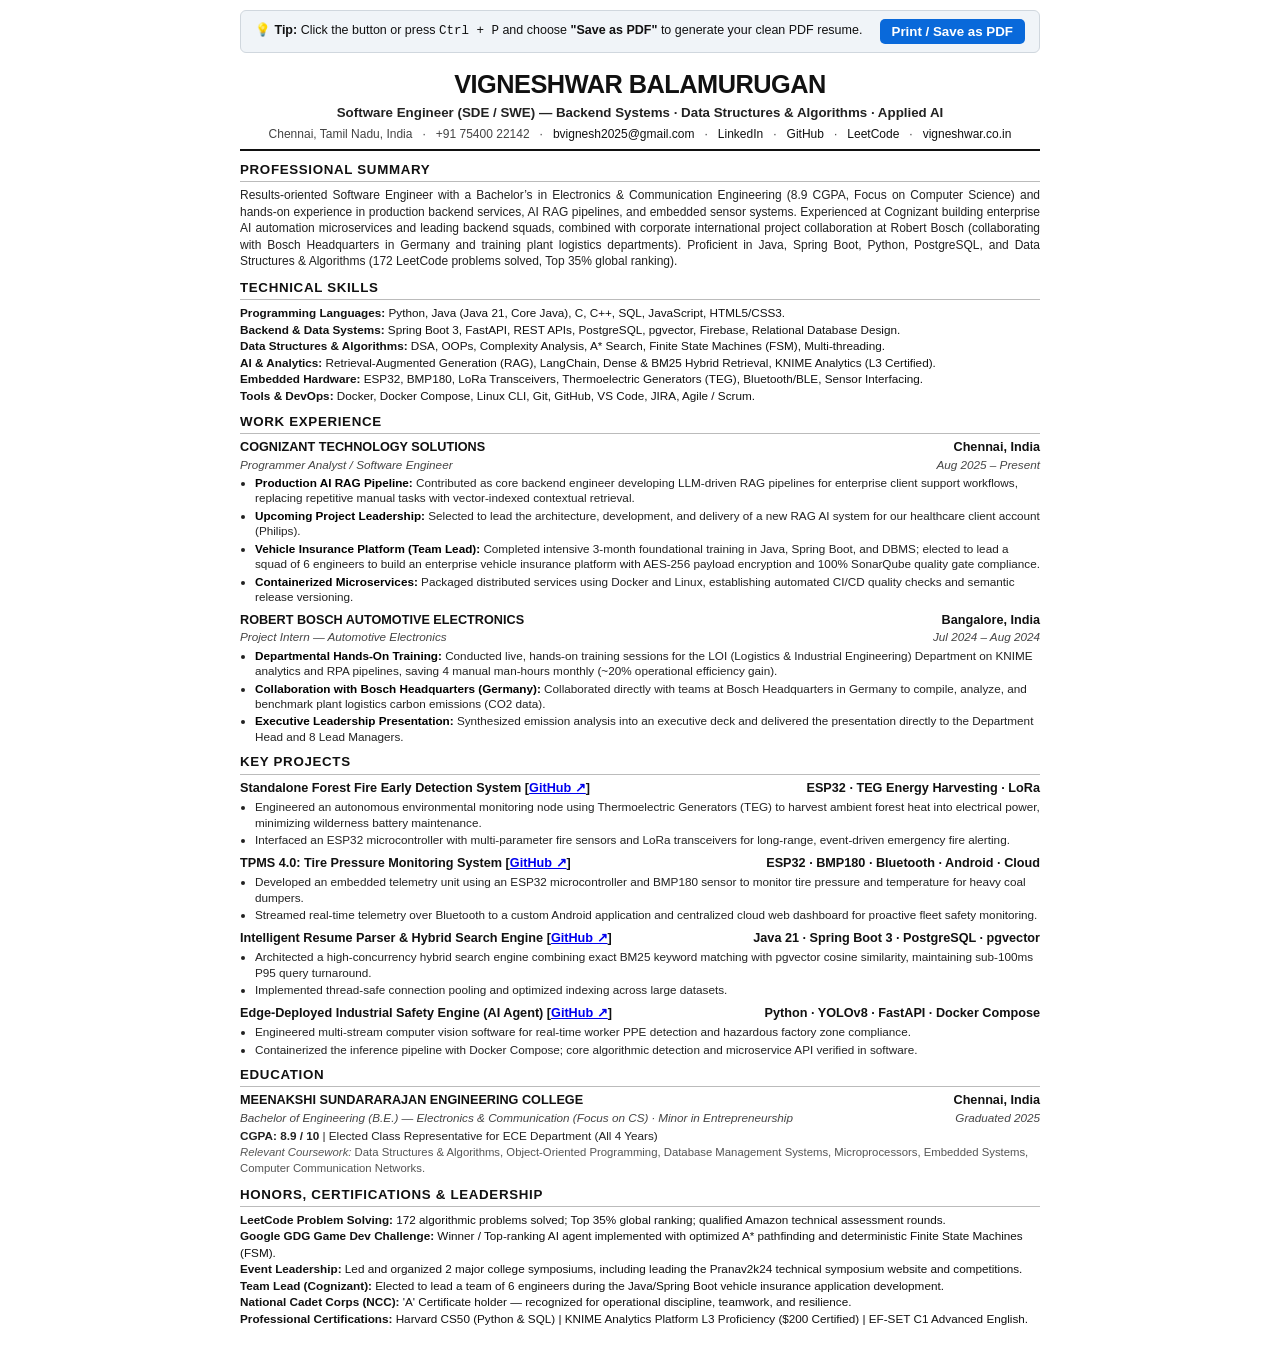
<file: resume.html>
<!DOCTYPE html>
<html lang="en">
<head>
  <meta charset="UTF-8">
  <meta name="viewport" content="width=device-width, initial-scale=1.0">
  <title>Vigneshwar Balamurugan — Resume</title>
  <style>
    @page {
      size: A4;
      margin: 10mm 12mm;
    }
    * { margin: 0; padding: 0; box-sizing: border-box; }
    body {
      font-family: -apple-system, BlinkMacSystemFont, 'Segoe UI', Roboto, Helvetica, Arial, sans-serif;
      color: #111;
      background: #fff;
      font-size: 10pt;
      line-height: 1.38;
    }
    .resume-container {
      max-width: 820px;
      margin: 0 auto;
      padding: 10px;
    }
    /* Header */
    .header {
      text-align: center;
      border-bottom: 2px solid #111;
      padding-bottom: 6px;
      margin-bottom: 10px;
    }
    .name {
      font-size: 19pt;
      font-weight: 700;
      letter-spacing: -0.02em;
      text-transform: uppercase;
    }
    .title-sub {
      font-size: 10pt;
      font-weight: 600;
      color: #222;
      margin: 2px 0 4px;
    }
    .contact-line {
      font-size: 9pt;
      color: #444;
      display: flex;
      justify-content: center;
      flex-wrap: wrap;
      gap: 10px;
    }
    .contact-line a {
      color: #111;
      text-decoration: none;
      font-weight: 500;
    }

    /* Section Styling */
    .section {
      margin-bottom: 9px;
    }
    .section-title {
      font-size: 10pt;
      font-weight: 700;
      text-transform: uppercase;
      letter-spacing: 0.05em;
      border-bottom: 1px solid #bbb;
      padding-bottom: 2px;
      margin-bottom: 5px;
      color: #111;
    }
    p {
      font-size: 9pt;
      color: #222;
      text-align: justify;
    }

    /* Experience & Projects */
    .entry {
      margin-bottom: 7px;
    }
    .entry-header {
      display: flex;
      justify-content: space-between;
      font-size: 9.5pt;
      font-weight: 700;
      color: #111;
    }
    .entry-sub {
      display: flex;
      justify-content: space-between;
      font-size: 8.8pt;
      font-style: italic;
      color: #444;
      margin-bottom: 2px;
    }
    ul {
      padding-left: 15px;
      margin-top: 2px;
    }
    li {
      font-size: 8.8pt;
      color: #222;
      margin-bottom: 2px;
      line-height: 1.32;
    }
    li strong {
      color: #000;
    }

    /* Skills Grid */
    .skills-block {
      font-size: 8.8pt;
      line-height: 1.4;
    }
    .skills-block strong {
      color: #111;
    }

    /* Print styling */
    @media print {
      body { background: #fff; }
      .no-print { display: none !important; }
      .resume-container { padding: 0; }
    }

    .print-bar {
      background: #f0f4f8;
      border: 1px solid #d0d7de;
      padding: 8px 14px;
      border-radius: 6px;
      margin-bottom: 14px;
      display: flex;
      justify-content: space-between;
      align-items: center;
      font-size: 12.5px;
    }
    .print-btn {
      background: #0969da;
      color: #fff;
      border: none;
      padding: 5px 12px;
      border-radius: 5px;
      font-weight: 600;
      cursor: pointer;
    }
  </style>
</head>
<body>

  <div class="resume-container">
    <!-- Notice Bar for Browser View -->
    <div class="print-bar no-print">
      <span>💡 <strong>Tip:</strong> Click the button or press <code>Ctrl + P</code> and choose <strong>"Save as PDF"</strong> to generate your clean PDF resume.</span>
      <button class="print-btn" onclick="window.print()">Print / Save as PDF</button>
    </div>

    <!-- HEADER -->
    <header class="header">
      <div class="name">Vigneshwar Balamurugan</div>
      <div class="title-sub">Software Engineer (SDE / SWE) — Backend Systems · Data Structures & Algorithms · Applied AI</div>
      <div class="contact-line">
        <span>Chennai, Tamil Nadu, India</span>
        <span>·</span>
        <span>+91 75400 22142</span>
        <span>·</span>
        <span><a href="mailto:bvignesh2025@gmail.com">bvignesh2025@gmail.com</a></span>
        <span>·</span>
        <span><a href="https://www.linkedin.com/in/vigneshwar-b-882503283/">LinkedIn</a></span>
        <span>·</span>
        <span><a href="https://github.com/bvignesh2025">GitHub</a></span>
        <span>·</span>
        <span><a href="https://leetcode.com/u/bvigneshwar/">LeetCode</a></span>
        <span>·</span>
        <span><a href="https://vigneshwar.co.in">vigneshwar.co.in</a></span>
      </div>
    </header>

    <!-- PROFESSIONAL SUMMARY -->
    <section class="section">
      <div class="section-title">Professional Summary</div>
      <p>
        Results-oriented Software Engineer with a Bachelor’s in Electronics & Communication Engineering (8.9 CGPA, Focus on Computer Science) and hands-on experience in production backend services, AI RAG pipelines, and embedded sensor systems. Experienced at Cognizant building enterprise AI automation microservices and leading backend squads, combined with corporate international project collaboration at Robert Bosch (collaborating with Bosch Headquarters in Germany and training plant logistics departments). Proficient in Java, Spring Boot, Python, PostgreSQL, and Data Structures & Algorithms (172 LeetCode problems solved, Top 35% global ranking).
      </p>
    </section>

    <!-- TECHNICAL SKILLS -->
    <section class="section">
      <div class="section-title">Technical Skills</div>
      <div class="skills-block">
        <div><strong>Programming Languages:</strong> Python, Java (Java 21, Core Java), C, C++, SQL, JavaScript, HTML5/CSS3.</div>
        <div><strong>Backend & Data Systems:</strong> Spring Boot 3, FastAPI, REST APIs, PostgreSQL, pgvector, Firebase, Relational Database Design.</div>
        <div><strong>Data Structures & Algorithms:</strong> DSA, OOPs, Complexity Analysis, A* Search, Finite State Machines (FSM), Multi-threading.</div>
        <div><strong>AI & Analytics:</strong> Retrieval-Augmented Generation (RAG), LangChain, Dense & BM25 Hybrid Retrieval, KNIME Analytics (L3 Certified).</div>
        <div><strong>Embedded Hardware:</strong> ESP32, BMP180, LoRa Transceivers, Thermoelectric Generators (TEG), Bluetooth/BLE, Sensor Interfacing.</div>
        <div><strong>Tools & DevOps:</strong> Docker, Docker Compose, Linux CLI, Git, GitHub, VS Code, JIRA, Agile / Scrum.</div>
      </div>
    </section>

    <!-- WORK EXPERIENCE -->
    <section class="section">
      <div class="section-title">Work Experience</div>
      
      <div class="entry">
        <div class="entry-header">
          <span>COGNIZANT TECHNOLOGY SOLUTIONS</span>
          <span>Chennai, India</span>
        </div>
        <div class="entry-sub">
          <span>Programmer Analyst / Software Engineer</span>
          <span>Aug 2025 – Present</span>
        </div>
        <ul>
          <li><strong>Production AI RAG Pipeline:</strong> Contributed as core backend engineer developing LLM-driven RAG pipelines for enterprise client support workflows, replacing repetitive manual tasks with vector-indexed contextual retrieval.</li>
          <li><strong>Upcoming Project Leadership:</strong> Selected to lead the architecture, development, and delivery of a new RAG AI system for our healthcare client account (Philips).</li>
          <li><strong>Vehicle Insurance Platform (Team Lead):</strong> Completed intensive 3-month foundational training in Java, Spring Boot, and DBMS; elected to lead a squad of 6 engineers to build an enterprise vehicle insurance platform with AES-256 payload encryption and 100% SonarQube quality gate compliance.</li>
          <li><strong>Containerized Microservices:</strong> Packaged distributed services using Docker and Linux, establishing automated CI/CD quality checks and semantic release versioning.</li>
        </ul>
      </div>

      <div class="entry">
        <div class="entry-header">
          <span>ROBERT BOSCH AUTOMOTIVE ELECTRONICS</span>
          <span>Bangalore, India</span>
        </div>
        <div class="entry-sub">
          <span>Project Intern — Automotive Electronics</span>
          <span>Jul 2024 – Aug 2024</span>
        </div>
        <ul>
          <li><strong>Departmental Hands-On Training:</strong> Conducted live, hands-on training sessions for the LOI (Logistics & Industrial Engineering) Department on KNIME analytics and RPA pipelines, saving 4 manual man-hours monthly (~20% operational efficiency gain).</li>
          <li><strong>Collaboration with Bosch Headquarters (Germany):</strong> Collaborated directly with teams at Bosch Headquarters in Germany to compile, analyze, and benchmark plant logistics carbon emissions (CO2 data).</li>
          <li><strong>Executive Leadership Presentation:</strong> Synthesized emission analysis into an executive deck and delivered the presentation directly to the Department Head and 8 Lead Managers.</li>
        </ul>
      </div>
    </section>

    <!-- KEY PROJECTS -->
    <section class="section">
      <div class="section-title">Key Projects</div>

      <div class="entry">
        <div class="entry-header">
          <span>Standalone Forest Fire Early Detection System [<a href="https://github.com/bvignesh2025/Forest-Fire-Standalone-Instant-Detection-System-FFDSS-" target="_blank">GitHub ↗</a>]</span>
          <span>ESP32 · TEG Energy Harvesting · LoRa</span>
        </div>
        <ul>
          <li>Engineered an autonomous environmental monitoring node using Thermoelectric Generators (TEG) to harvest ambient forest heat into electrical power, minimizing wilderness battery maintenance.</li>
          <li>Interfaced an ESP32 microcontroller with multi-parameter fire sensors and LoRa transceivers for long-range, event-driven emergency fire alerting.</li>
        </ul>
      </div>

      <div class="entry">
        <div class="entry-header">
          <span>TPMS 4.0: Tire Pressure Monitoring System [<a href="https://github.com/bvignesh2025/TPMS-4.0" target="_blank">GitHub ↗</a>]</span>
          <span>ESP32 · BMP180 · Bluetooth · Android · Cloud</span>
        </div>
        <ul>
          <li>Developed an embedded telemetry unit using an ESP32 microcontroller and BMP180 sensor to monitor tire pressure and temperature for heavy coal dumpers.</li>
          <li>Streamed real-time telemetry over Bluetooth to a custom Android application and centralized cloud web dashboard for proactive fleet safety monitoring.</li>
        </ul>
      </div>

      <div class="entry">
        <div class="entry-header">
          <span>Intelligent Resume Parser & Hybrid Search Engine [<a href="https://github.com/bvignesh2025/Intelligent-Resume-Parser-RAG" target="_blank">GitHub ↗</a>]</span>
          <span>Java 21 · Spring Boot 3 · PostgreSQL · pgvector</span>
        </div>
        <ul>
          <li>Architected a high-concurrency hybrid search engine combining exact BM25 keyword matching with pgvector cosine similarity, maintaining sub-100ms P95 query turnaround.</li>
          <li>Implemented thread-safe connection pooling and optimized indexing across large datasets.</li>
        </ul>
      </div>

      <div class="entry">
        <div class="entry-header">
          <span>Edge-Deployed Industrial Safety Engine (AI Agent) [<a href="https://github.com/bvignesh2025/Industrial_Ai_Agent" target="_blank">GitHub ↗</a>]</span>
          <span>Python · YOLOv8 · FastAPI · Docker Compose</span>
        </div>
        <ul>
          <li>Engineered multi-stream computer vision software for real-time worker PPE detection and hazardous factory zone compliance.</li>
          <li>Containerized the inference pipeline with Docker Compose; core algorithmic detection and microservice API verified in software.</li>
        </ul>
      </div>
    </section>

    <!-- EDUCATION -->
    <section class="section">
      <div class="section-title">Education</div>
      <div class="entry">
        <div class="entry-header">
          <span>MEENAKSHI SUNDARARAJAN ENGINEERING COLLEGE</span>
          <span>Chennai, India</span>
        </div>
        <div class="entry-sub">
          <span>Bachelor of Engineering (B.E.) — Electronics & Communication (Focus on CS) · Minor in Entrepreneurship</span>
          <span>Graduated 2025</span>
        </div>
        <div style="font-size: 8.8pt; color: #222; margin-top: 2px;">
          <strong>CGPA: 8.9 / 10</strong> | Elected Class Representative for ECE Department (All 4 Years)
        </div>
        <div style="font-size: 8.5pt; color: #555; margin-top: 1px;">
          <em>Relevant Coursework:</em> Data Structures & Algorithms, Object-Oriented Programming, Database Management Systems, Microprocessors, Embedded Systems, Computer Communication Networks.
        </div>
      </div>
    </section>

    <!-- HONORS & LEADERSHIP -->
    <section class="section">
      <div class="section-title">Honors, Certifications & Leadership</div>
      <div class="skills-block">
        <div><strong>LeetCode Problem Solving:</strong> 172 algorithmic problems solved; Top 35% global ranking; qualified Amazon technical assessment rounds.</div>
        <div><strong>Google GDG Game Dev Challenge:</strong> Winner / Top-ranking AI agent implemented with optimized A* pathfinding and deterministic Finite State Machines (FSM).</div>
        <div><strong>Event Leadership:</strong> Led and organized 2 major college symposiums, including leading the Pranav2k24 technical symposium website and competitions.</div>
        <div><strong>Team Lead (Cognizant):</strong> Elected to lead a team of 6 engineers during the Java/Spring Boot vehicle insurance application development.</div>
        <div><strong>National Cadet Corps (NCC):</strong> 'A' Certificate holder — recognized for operational discipline, teamwork, and resilience.</div>
        <div><strong>Professional Certifications:</strong> Harvard CS50 (Python & SQL) | KNIME Analytics Platform L3 Proficiency ($200 Certified) | EF-SET C1 Advanced English.</div>
      </div>
    </section>

  </div>

</body>
</html>
</file>
<file: css/style.css>
/* ==========================================================================
   VIGNESHWAR BALAMURUGAN — CAMPAIGN SITE STYLESHEET
   Engineered for high readability, modern industrial aesthetics, and instant impact.
   ========================================================================== */

/* --------------------------------------------------------------------------
   1. COLOR PALETTE & DESIGN TOKENS
   Easily customize the theme variables below.
   -------------------------------------------------------------------------- */
:root {
  /* Fonts */
  --font-main: 'Inter', -apple-system, BlinkMacSystemFont, 'Segoe UI', Roboto, sans-serif;
  --font-mono: 'JetBrains Mono', monospace;

  /* Transitions */
  --transition-fast: 0.15s ease;
  --transition-normal: 0.25s ease;
  --radius-sm: 6px;
  --radius-md: 10px;
  --radius-lg: 14px;
  --radius-full: 9999px;
  --shadow-subtle: 0 1px 3px rgba(0, 0, 0, 0.08);
  --shadow-card: 0 4px 20px rgba(0, 0, 0, 0.06);
  --shadow-hover: 0 10px 30px rgba(0, 0, 0, 0.12);
}

/* --- DARK THEME (Default) --- */
[data-theme="dark"] {
  --bg: #0d0f12;
  --bg-subtle: #14171d;
  --card-bg: #181c24;
  --card-hover: #1e232d;
  --card-border: #262c38;
  --card-border-focus: #3b82f6;

  --text-primary: #f3f4f6;
  --text-secondary: #9ca3af;
  --text-muted: #6b7280;

  --accent-primary: #3b82f6;
  --accent-hover: #60a5fa;
  --accent-bg: rgba(59, 130, 246, 0.12);
  --accent-border: rgba(59, 130, 246, 0.25);

  --success: #10b981;
  --success-bg: rgba(16, 185, 129, 0.12);
  --success-border: rgba(16, 185, 129, 0.25);

  --nav-bg: rgba(13, 15, 18, 0.85);
  --border-divider: #202632;
  --stat-bg: #131720;
}

/* --- LIGHT THEME --- */
[data-theme="light"] {
  --bg: #f8fafc;
  --bg-subtle: #f1f5f9;
  --card-bg: #ffffff;
  --card-hover: #fcfdfe;
  --card-border: #e2e8f0;
  --card-border-focus: #2563eb;

  --text-primary: #0f172a;
  --text-secondary: #475569;
  --text-muted: #64748b;

  --accent-primary: #2563eb;
  --accent-hover: #1d4ed8;
  --accent-bg: rgba(37, 99, 235, 0.08);
  --accent-border: rgba(37, 99, 235, 0.2);

  --success: #059669;
  --success-bg: rgba(5, 150, 105, 0.08);
  --success-border: rgba(5, 150, 105, 0.2);

  --nav-bg: rgba(248, 250, 252, 0.88);
  --border-divider: #e2e8f0;
  --stat-bg: #ffffff;
}

/* --------------------------------------------------------------------------
   2. GLOBAL RESETS & TYPOGRAPHY
   -------------------------------------------------------------------------- */
* {
  margin: 0;
  padding: 0;
  box-sizing: border-box;
}

html {
  scroll-behavior: smooth;
  font-size: 16px;
}

body {
  font-family: var(--font-main);
  background-color: var(--bg);
  color: var(--text-primary);
  line-height: 1.65;
  transition: background-color var(--transition-normal), color var(--transition-normal);
  -webkit-font-smoothing: antialiased;
  -moz-osx-font-smoothing: grayscale;
}

a {
  color: inherit;
  text-decoration: none;
}

button {
  font-family: inherit;
  cursor: pointer;
  border: none;
  background: none;
}

/* --------------------------------------------------------------------------
   3. LAYOUT CONTAINERS
   -------------------------------------------------------------------------- */
.content-container {
  max-width: 820px;
  margin: 0 auto;
  padding: 0 20px;
}

.page-wrapper {
  padding-top: 80px; /* Space for fixed header */
  padding-bottom: 60px;
}

.content-section {
  margin-top: 64px;
}

/* --------------------------------------------------------------------------
   4. NAVIGATION BAR
   -------------------------------------------------------------------------- */
.site-header {
  position: fixed;
  top: 0;
  left: 0;
  right: 0;
  z-index: 1000;
  background: var(--nav-bg);
  backdrop-filter: blur(12px);
  -webkit-backdrop-filter: blur(12px);
  border-bottom: 1px solid var(--border-divider);
  transition: background var(--transition-normal), border-color var(--transition-normal);
}

.nav-container {
  max-width: 860px;
  margin: 0 auto;
  padding: 12px 20px;
  display: flex;
  align-items: center;
  justify-content: space-between;
  gap: 16px;
}

.nav-brand {
  display: flex;
  align-items: center;
  gap: 10px;
  font-weight: 700;
  letter-spacing: -0.01em;
}

.brand-monogram {
  width: 32px;
  height: 32px;
  border-radius: var(--radius-sm);
  background: var(--accent-primary);
  color: #fff;
  display: flex;
  align-items: center;
  justify-content: center;
  font-size: 13px;
  font-weight: 800;
  letter-spacing: 0.5px;
}

.brand-badge {
  font-size: 11px;
  font-weight: 600;
  padding: 3px 8px;
  border-radius: var(--radius-full);
  background: var(--accent-bg);
  color: var(--accent-primary);
  border: 1px solid var(--accent-border);
}

.nav-links {
  display: flex;
  align-items: center;
  gap: 20px;
}

.nav-links a {
  font-size: 13px;
  font-weight: 500;
  color: var(--text-secondary);
  transition: color var(--transition-fast);
}

.nav-links a:hover {
  color: var(--text-primary);
}

.nav-actions {
  display: flex;
  align-items: center;
  gap: 10px;
}

.icon-btn {
  width: 36px;
  height: 36px;
  border-radius: var(--radius-sm);
  border: 1px solid var(--border-divider);
  background: var(--card-bg);
  color: var(--text-secondary);
  display: flex;
  align-items: center;
  justify-content: center;
  transition: all var(--transition-fast);
}

.icon-btn:hover {
  color: var(--text-primary);
  border-color: var(--text-secondary);
}

.icon-btn svg {
  width: 18px;
  height: 18px;
}

/* Theme toggle icons */
[data-theme="dark"] .sun-icon { display: block; }
[data-theme="dark"] .moon-icon { display: none; }
[data-theme="light"] .sun-icon { display: none; }
[data-theme="light"] .moon-icon { display: block; }

/* --------------------------------------------------------------------------
   5. BUTTONS & PILLS
   -------------------------------------------------------------------------- */
.btn {
  display: inline-flex;
  align-items: center;
  justify-content: center;
  gap: 8px;
  padding: 10px 20px;
  border-radius: var(--radius-md);
  font-size: 14px;
  font-weight: 600;
  text-decoration: none;
  transition: all var(--transition-fast);
  border: 1px solid transparent;
}

.btn-icon {
  width: 16px;
  height: 16px;
}

.btn-primary {
  background: var(--accent-primary);
  color: #ffffff;
}

.btn-primary:hover {
  background: var(--accent-hover);
  transform: translateY(-1px);
  box-shadow: 0 4px 14px rgba(59, 130, 246, 0.35);
}

.btn-secondary {
  background: var(--card-bg);
  color: var(--text-primary);
  border-color: var(--card-border);
}

.btn-secondary:hover {
  background: var(--card-hover);
  border-color: var(--text-secondary);
  transform: translateY(-1px);
}

.btn-outline {
  background: transparent;
  color: var(--text-primary);
  border-color: var(--card-border);
}

.btn-outline:hover {
  background: var(--card-hover);
}

.btn-ghost {
  color: var(--text-secondary);
  background: transparent;
}

.btn-ghost:hover {
  color: var(--text-primary);
}

.btn-sm {
  padding: 6px 12px;
  font-size: 12px;
  border-radius: var(--radius-sm);
}

/* --------------------------------------------------------------------------
   6. HERO SECTION
   -------------------------------------------------------------------------- */
.hero-section {
  padding: 36px 0 24px;
  text-align: left;
}

.status-pill {
  display: inline-flex;
  align-items: center;
  gap: 8px;
  padding: 6px 14px;
  border-radius: var(--radius-full);
  background: var(--bg-subtle);
  border: 1px solid var(--border-divider);
  font-size: 12px;
  font-weight: 600;
  color: var(--text-secondary);
  margin-bottom: 20px;
}

.status-dot {
  width: 8px;
  height: 8px;
  border-radius: 50%;
  background: var(--success);
  box-shadow: 0 0 8px var(--success);
  animation: pulse-green 2s infinite;
}

@keyframes pulse-green {
  0% { transform: scale(0.95); box-shadow: 0 0 0 0 rgba(16, 185, 129, 0.7); }
  70% { transform: scale(1.05); box-shadow: 0 0 0 6px rgba(16, 185, 129, 0); }
  100% { transform: scale(0.95); box-shadow: 0 0 0 0 rgba(16, 185, 129, 0); }
}

.hero-title {
  font-size: 42px;
  font-weight: 800;
  letter-spacing: -0.03em;
  line-height: 1.15;
  margin-bottom: 14px;
}

.gradient-text {
  background: linear-gradient(135deg, var(--accent-primary) 0%, #38bdf8 100%);
  -webkit-background-clip: text;
  -webkit-text-fill-color: transparent;
}

.hero-subtitle {
  font-size: 18px;
  color: var(--text-secondary);
  line-height: 1.6;
  max-width: 680px;
  margin-bottom: 24px;
}

.highlight-company {
  color: var(--text-primary);
  font-weight: 700;
  text-decoration: underline;
  text-decoration-color: var(--accent-primary);
  text-underline-offset: 4px;
}

.badge-group {
  display: flex;
  flex-wrap: wrap;
  gap: 8px;
  margin-bottom: 28px;
}

.badge {
  font-size: 12px;
  font-weight: 500;
  padding: 5px 12px;
  border-radius: var(--radius-sm);
  background: var(--card-bg);
  border: 1px solid var(--border-divider);
  color: var(--text-secondary);
  transition: all var(--transition-fast);
}

.badge:hover {
  border-color: var(--accent-border);
  color: var(--text-primary);
}

.badge-accent {
  background: var(--accent-bg);
  border-color: var(--accent-border);
  color: var(--accent-primary);
  font-weight: 600;
}

.hero-actions {
  display: flex;
  flex-wrap: wrap;
  align-items: center;
  gap: 12px;
  margin-bottom: 36px;
}

/* Stats Strip */
.stats-strip {
  display: grid;
  grid-template-columns: repeat(4, 1fr);
  gap: 12px;
  padding-top: 20px;
  border-top: 1px solid var(--border-divider);
}

.stat-card {
  padding: 14px;
  background: var(--stat-bg);
  border: 1px solid var(--border-divider);
  border-radius: var(--radius-md);
  text-align: center;
}

.stat-number {
  font-size: 20px;
  font-weight: 700;
  font-family: var(--font-mono);
  color: var(--accent-primary);
  margin-bottom: 4px;
}

.stat-label {
  font-size: 11px;
  font-weight: 500;
  color: var(--text-muted);
  line-height: 1.3;
}

/* --------------------------------------------------------------------------
   7. GENERIC CARDS & SECTION HEADINGS
   -------------------------------------------------------------------------- */
.section-header {
  margin-bottom: 20px;
}

.section-eyebrow {
  font-size: 11px;
  font-weight: 700;
  text-transform: uppercase;
  letter-spacing: 0.08em;
  color: var(--accent-primary);
  margin-bottom: 4px;
}

.section-heading {
  font-size: 24px;
  font-weight: 700;
  letter-spacing: -0.02em;
  color: var(--text-primary);
}

.section-desc {
  font-size: 14px;
  color: var(--text-secondary);
  margin-top: 4px;
}

.card {
  background: var(--card-bg);
  border: 1px solid var(--card-border);
  border-radius: var(--radius-lg);
  padding: 24px;
  transition: transform var(--transition-fast), border-color var(--transition-fast), box-shadow var(--transition-fast);
}

/* --------------------------------------------------------------------------
   8. SECTION 2: WHY GE VERNOVA & NARRATIVE
   -------------------------------------------------------------------------- */
.narrative-card {
  display: flex;
  flex-direction: column;
  gap: 20px;
}

.narrative-grid {
  display: grid;
  grid-template-columns: 1fr 1fr;
  gap: 24px;
}

.narrative-subtitle {
  font-size: 16px;
  font-weight: 600;
  margin-bottom: 8px;
  color: var(--text-primary);
}

.narrative-col p {
  font-size: 14px;
  color: var(--text-secondary);
  line-height: 1.7;
}

.quote-banner {
  display: flex;
  align-items: flex-start;
  gap: 14px;
  padding: 16px 20px;
  border-radius: var(--radius-md);
  background: var(--bg-subtle);
  border-left: 3px solid var(--accent-primary);
}

.quote-icon {
  width: 20px;
  height: 20px;
  flex-shrink: 0;
  color: var(--accent-primary);
  margin-top: 2px;
}

.quote-banner p {
  font-size: 13.5px;
  font-style: italic;
  font-weight: 500;
  color: var(--text-primary);
  line-height: 1.6;
}

/* --------------------------------------------------------------------------
   9. SECTION 3: ROLE MATCH MATRIX
   -------------------------------------------------------------------------- */
.match-grid {
  display: grid;
  grid-template-columns: 1fr 1fr;
  gap: 16px;
}

.match-column {
  padding: 22px;
}

.column-header {
  margin-bottom: 20px;
  border-bottom: 1px solid var(--border-divider);
  padding-bottom: 12px;
}

.col-tag {
  font-size: 10px;
  font-weight: 700;
  text-transform: uppercase;
  letter-spacing: 0.06em;
  color: var(--text-muted);
  margin-bottom: 4px;
}

.col-tag-success {
  color: var(--success);
}

.column-header h3 {
  font-size: 17px;
  font-weight: 700;
}

.matrix-item {
  display: flex;
  align-items: flex-start;
  gap: 12px;
  margin-bottom: 16px;
  font-size: 13.5px;
}

.matrix-item:last-child {
  margin-bottom: 0;
}

.matrix-badge {
  font-size: 10.5px;
  font-weight: 600;
  padding: 3px 8px;
  border-radius: 4px;
  background: var(--bg-subtle);
  border: 1px solid var(--border-divider);
  color: var(--text-secondary);
  white-space: nowrap;
  margin-top: 2px;
}

.check-circle {
  width: 20px;
  height: 20px;
  border-radius: 50%;
  background: var(--success-bg);
  color: var(--success);
  border: 1px solid var(--success-border);
  display: flex;
  align-items: center;
  justify-content: center;
  font-size: 12px;
  font-weight: 800;
  flex-shrink: 0;
  margin-top: 2px;
}

.matrix-content strong {
  display: block;
  font-size: 14px;
  color: var(--text-primary);
  margin-bottom: 3px;
}

.matrix-content p {
  color: var(--text-secondary);
  line-height: 1.5;
  font-size: 13px;
}

/* --------------------------------------------------------------------------
   10. SECTION 4: EXPERIENCE TIMELINE
   -------------------------------------------------------------------------- */
.timeline-container {
  display: flex;
  flex-direction: column;
  gap: 18px;
}

.timeline-card {
  padding: 24px;
}

.timeline-header {
  display: flex;
  justify-content: space-between;
  align-items: flex-start;
  flex-wrap: wrap;
  gap: 12px;
  margin-bottom: 12px;
}

.role-title {
  font-size: 17px;
  font-weight: 700;
  color: var(--text-primary);
  margin-bottom: 2px;
}

.company-name {
  font-size: 14px;
  font-weight: 500;
  color: var(--accent-primary);
}

.time-location {
  display: flex;
  align-items: center;
  gap: 10px;
}

.location-text {
  font-size: 12px;
  color: var(--text-muted);
}

.role-summary {
  font-size: 14px;
  color: var(--text-secondary);
  line-height: 1.6;
  margin-bottom: 14px;
}

.role-bullets {
  list-style: none;
  display: flex;
  flex-direction: column;
  gap: 8px;
  margin-bottom: 16px;
}

.role-bullets li {
  position: relative;
  padding-left: 18px;
  font-size: 13.5px;
  color: var(--text-secondary);
  line-height: 1.6;
}

.role-bullets li::before {
  content: '•';
  position: absolute;
  left: 4px;
  color: var(--accent-primary);
  font-size: 16px;
}

.role-bullets strong {
  color: var(--text-primary);
}

.tech-pill-group {
  display: flex;
  flex-wrap: wrap;
  gap: 6px;
}

.tech-pill {
  font-size: 11px;
  font-weight: 500;
  padding: 3px 9px;
  border-radius: 4px;
  background: var(--bg-subtle);
  color: var(--text-secondary);
  border: 1px solid var(--border-divider);
}

/* --------------------------------------------------------------------------
   11. SECTION 5: FEATURED PROJECTS & FILTERING
   -------------------------------------------------------------------------- */
.filter-bar {
  display: flex;
  flex-wrap: wrap;
  gap: 8px;
  margin-bottom: 20px;
}

.filter-btn {
  font-size: 12.5px;
  font-weight: 600;
  padding: 6px 14px;
  border-radius: var(--radius-full);
  background: var(--card-bg);
  border: 1px solid var(--border-divider);
  color: var(--text-secondary);
  transition: all var(--transition-fast);
}

.filter-btn:hover {
  color: var(--text-primary);
  border-color: var(--accent-primary);
}

.filter-btn.active {
  background: var(--accent-primary);
  color: #fff;
  border-color: var(--accent-primary);
}

.projects-grid {
  display: grid;
  grid-template-columns: 1fr 1fr;
  gap: 16px;
}

.project-card {
  display: flex;
  flex-direction: column;
  justify-content: space-between;
  padding: 22px;
}

.project-card:hover {
  transform: translateY(-2px);
  border-color: var(--accent-border);
  box-shadow: var(--shadow-hover);
}

.project-top {
  display: flex;
  align-items: center;
  justify-content: space-between;
  margin-bottom: 8px;
}

.project-category {
  font-size: 11px;
  font-weight: 700;
  text-transform: uppercase;
  letter-spacing: 0.05em;
  color: var(--accent-primary);
}

.project-status {
  font-size: 11px;
  font-weight: 500;
  color: var(--text-muted);
}

.project-title {
  font-size: 16px;
  font-weight: 700;
  margin-bottom: 10px;
  color: var(--text-primary);
}

.project-description {
  font-size: 13.5px;
  color: var(--text-secondary);
  line-height: 1.6;
  margin-bottom: 14px;
}

.project-highlights {
  background: var(--bg-subtle);
  border-radius: var(--radius-sm);
  padding: 10px 12px;
  margin-bottom: 14px;
  display: flex;
  flex-direction: column;
  gap: 6px;
}

.highlight-item {
  font-size: 12px;
  color: var(--text-secondary);
  line-height: 1.4;
}

.highlight-key {
  font-weight: 600;
  color: var(--text-primary);
}

.project-card {
  cursor: pointer;
}

.project-title-link {
  color: var(--text-primary);
  text-decoration: none;
  transition: color var(--transition-fast);
}

.project-title-link:hover {
  color: var(--accent-primary);
}

.project-action-row {
  margin-top: 14px;
  display: flex;
}

.project-code-link {
  display: inline-flex;
  align-items: center;
  gap: 6px;
  font-size: 12px;
  font-weight: 600;
  color: var(--accent-primary);
  background: var(--bg-subtle);
  border: 1px solid var(--border-divider);
  padding: 6px 12px;
  border-radius: var(--radius-sm);
  text-decoration: none;
  transition: all var(--transition-fast);
}

.project-code-link:hover {
  background: var(--accent-bg);
  border-color: var(--accent-border);
  transform: translateY(-1px);
}

/* --------------------------------------------------------------------------
   12. SECTION 6: 90-DAY ONBOARDING PLAN
   -------------------------------------------------------------------------- */
.plan-cards-container {
  display: flex;
  flex-direction: column;
  gap: 16px;
}

.plan-card {
  padding: 22px;
  position: relative;
  overflow: hidden;
}

.plan-badge {
  display: inline-block;
  font-size: 11px;
  font-weight: 700;
  padding: 4px 10px;
  border-radius: 4px;
  background: var(--accent-bg);
  border: 1px solid var(--accent-border);
  color: var(--accent-primary);
  margin-bottom: 8px;
}

.plan-title {
  font-size: 17px;
  font-weight: 700;
  margin-bottom: 6px;
  color: var(--text-primary);
}

.plan-objective {
  font-size: 13px;
  font-weight: 500;
  color: var(--text-muted);
  margin-bottom: 12px;
}

.plan-checklist {
  list-style: none;
  display: flex;
  flex-direction: column;
  gap: 8px;
}

.plan-checklist li {
  position: relative;
  padding-left: 20px;
  font-size: 13.5px;
  color: var(--text-secondary);
  line-height: 1.55;
}

.plan-checklist li::before {
  content: '→';
  position: absolute;
  left: 2px;
  color: var(--accent-primary);
  font-weight: bold;
}

/* --------------------------------------------------------------------------
   13. SECTION 7: TECHNICAL SKILLS ARSENAL
   -------------------------------------------------------------------------- */
.skills-grid {
  display: grid;
  grid-template-columns: 1fr 1fr;
  gap: 16px;
}

.skill-category-card {
  padding: 20px;
}

.skill-cat-header {
  display: flex;
  align-items: center;
  gap: 10px;
  margin-bottom: 14px;
  border-bottom: 1px solid var(--border-divider);
  padding-bottom: 10px;
}

.skill-cat-icon {
  font-size: 18px;
}

.skill-cat-header h3 {
  font-size: 15px;
  font-weight: 700;
}

.skill-list {
  list-style: none;
  display: flex;
  flex-direction: column;
  gap: 8px;
}

.skill-list li {
  font-size: 13px;
  color: var(--text-secondary);
  line-height: 1.5;
}

.skill-list strong {
  color: var(--text-primary);
}

/* --------------------------------------------------------------------------
   14. SECTION 8: CONTACT & CLOSING
   -------------------------------------------------------------------------- */
.contact-card {
  text-align: center;
  padding: 36px 28px;
}

.contact-header {
  max-width: 580px;
  margin: 0 auto 28px;
}

.contact-title {
  font-size: 26px;
  font-weight: 800;
  letter-spacing: -0.02em;
  margin: 6px 0 10px;
}

.contact-desc {
  font-size: 14.5px;
  color: var(--text-secondary);
  line-height: 1.6;
}

.contact-methods {
  display: grid;
  grid-template-columns: repeat(auto-fit, minmax(220px, 1fr));
  gap: 12px;
  margin-bottom: 28px;
  text-align: left;
}

.contact-method-item {
  display: flex;
  align-items: center;
  gap: 12px;
  padding: 14px 16px;
  border-radius: var(--radius-md);
  background: var(--bg-subtle);
  border: 1px solid var(--border-divider);
  transition: all var(--transition-fast);
  cursor: pointer;
  text-decoration: none;
}

.contact-method-item:hover {
  border-color: var(--accent-primary);
  transform: translateY(-1px);
}

.method-icon {
  font-size: 20px;
}

.method-details {
  display: flex;
  flex-direction: column;
  flex-grow: 1;
}

.method-label {
  font-size: 11px;
  color: var(--text-muted);
  font-weight: 500;
}

.method-value {
  font-size: 13px;
  font-weight: 600;
  color: var(--text-primary);
}

.copy-badge {
  font-size: 10.5px;
  font-weight: 600;
  padding: 2px 7px;
  border-radius: 4px;
  background: var(--card-bg);
  border: 1px solid var(--border-divider);
  color: var(--accent-primary);
}

.contact-action-row {
  display: flex;
  justify-content: center;
  gap: 12px;
  flex-wrap: wrap;
}

/* --------------------------------------------------------------------------
   15. FOOTER & TOAST NOTIFICATION
   -------------------------------------------------------------------------- */
.site-footer {
  border-top: 1px solid var(--border-divider);
  padding: 28px 20px;
  background: var(--bg);
}

.footer-container {
  max-width: 820px;
  margin: 0 auto;
  display: flex;
  justify-content: space-between;
  align-items: center;
  flex-wrap: wrap;
  gap: 12px;
  font-size: 12px;
  color: var(--text-muted);
}

.separator {
  margin: 0 6px;
}

/* Toast */
.toast {
  position: fixed;
  bottom: 24px;
  right: 24px;
  background: var(--text-primary);
  color: var(--bg);
  padding: 10px 18px;
  border-radius: var(--radius-md);
  font-size: 13px;
  font-weight: 600;
  box-shadow: 0 10px 25px rgba(0, 0, 0, 0.2);
  transform: translateY(100px);
  opacity: 0;
  pointer-events: none;
  transition: all 0.25s cubic-bezier(0.16, 1, 0.3, 1);
  z-index: 9999;
}

.toast.show {
  transform: translateY(0);
  opacity: 1;
}

/* --------------------------------------------------------------------------
   16. RESPONSIVE DESIGN (TABLET & MOBILE)
   -------------------------------------------------------------------------- */
@media (max-width: 768px) {
  .nav-links {
    display: none; /* Keep header compact on mobile */
  }

  .hero-title {
    font-size: 32px;
  }

  .hero-subtitle {
    font-size: 16px;
  }

  .stats-strip {
    grid-template-columns: repeat(2, 1fr);
  }

  .narrative-grid {
    grid-template-columns: 1fr;
  }

  .match-grid {
    grid-template-columns: 1fr;
  }

  .projects-grid {
    grid-template-columns: 1fr;
  }

  .skills-grid {
    grid-template-columns: 1fr;
  }

  .footer-container {
    flex-direction: column;
    text-align: center;
  }
}
</file>
